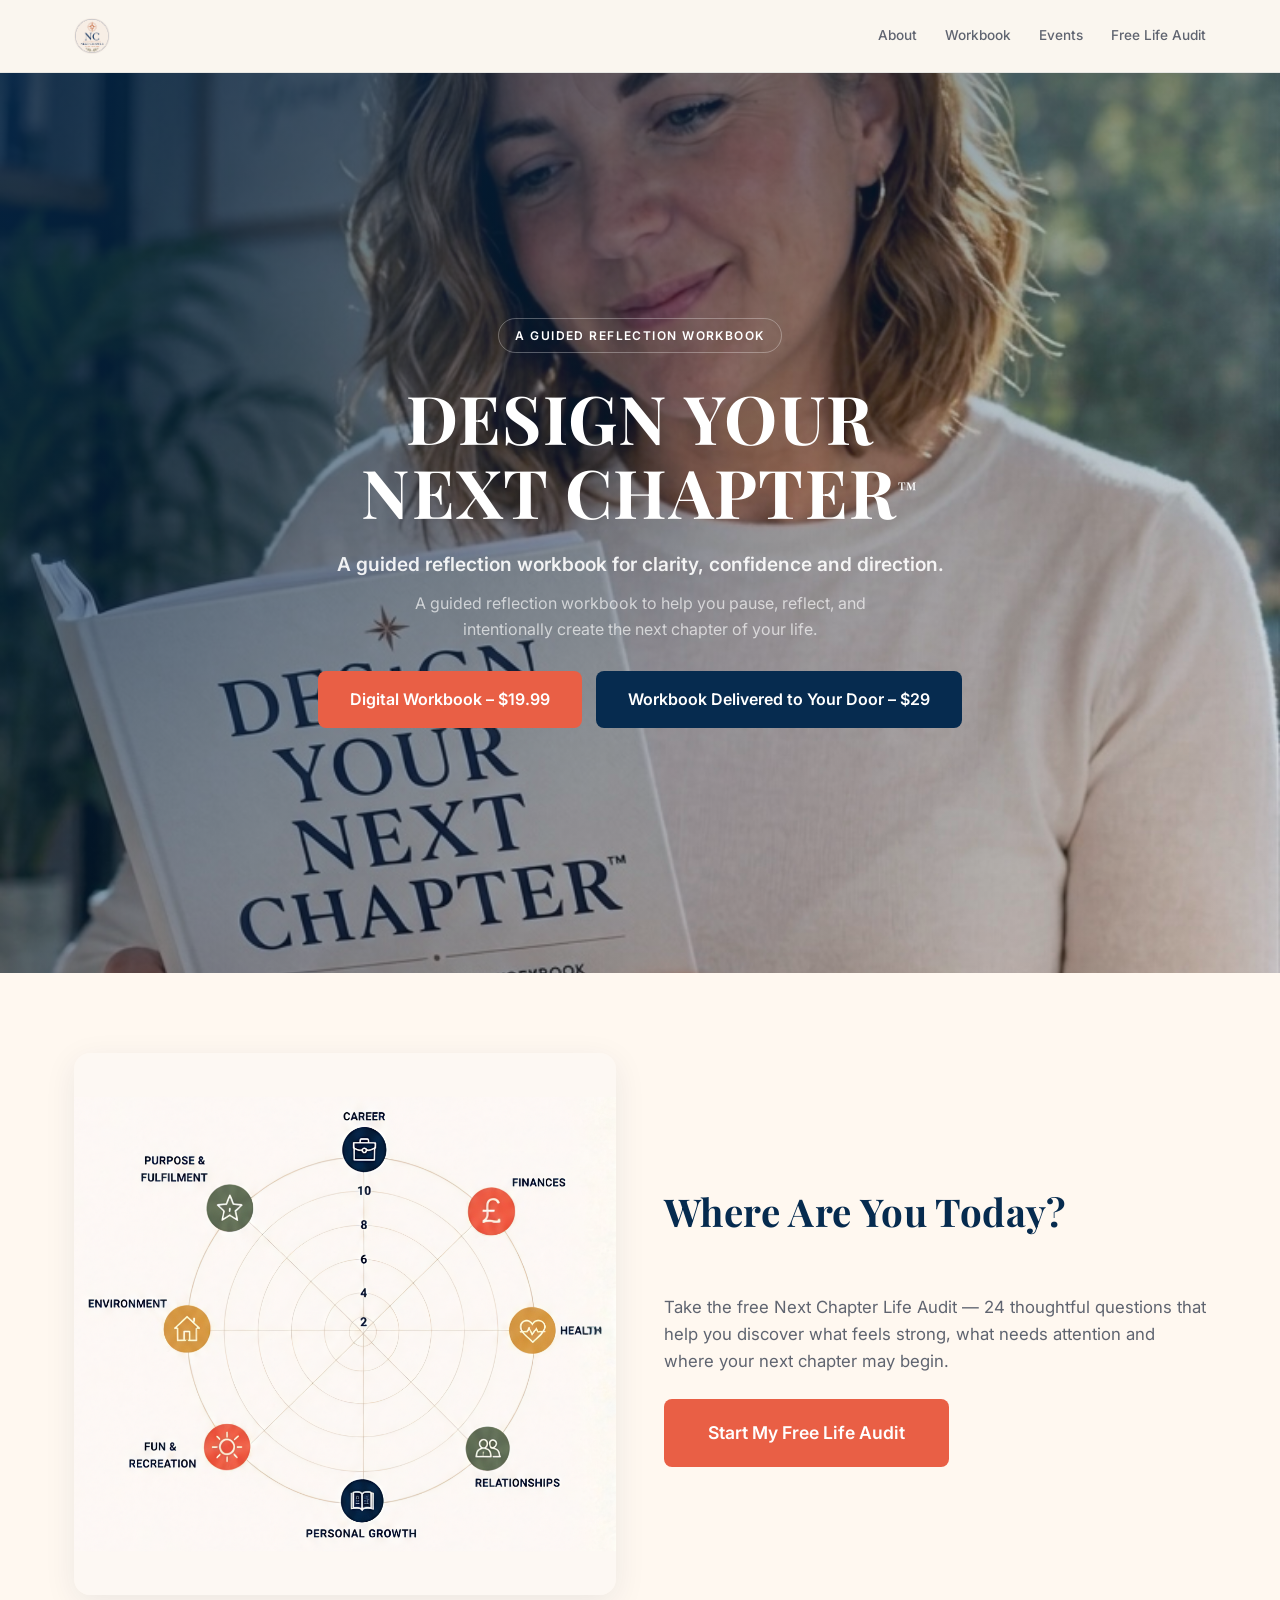
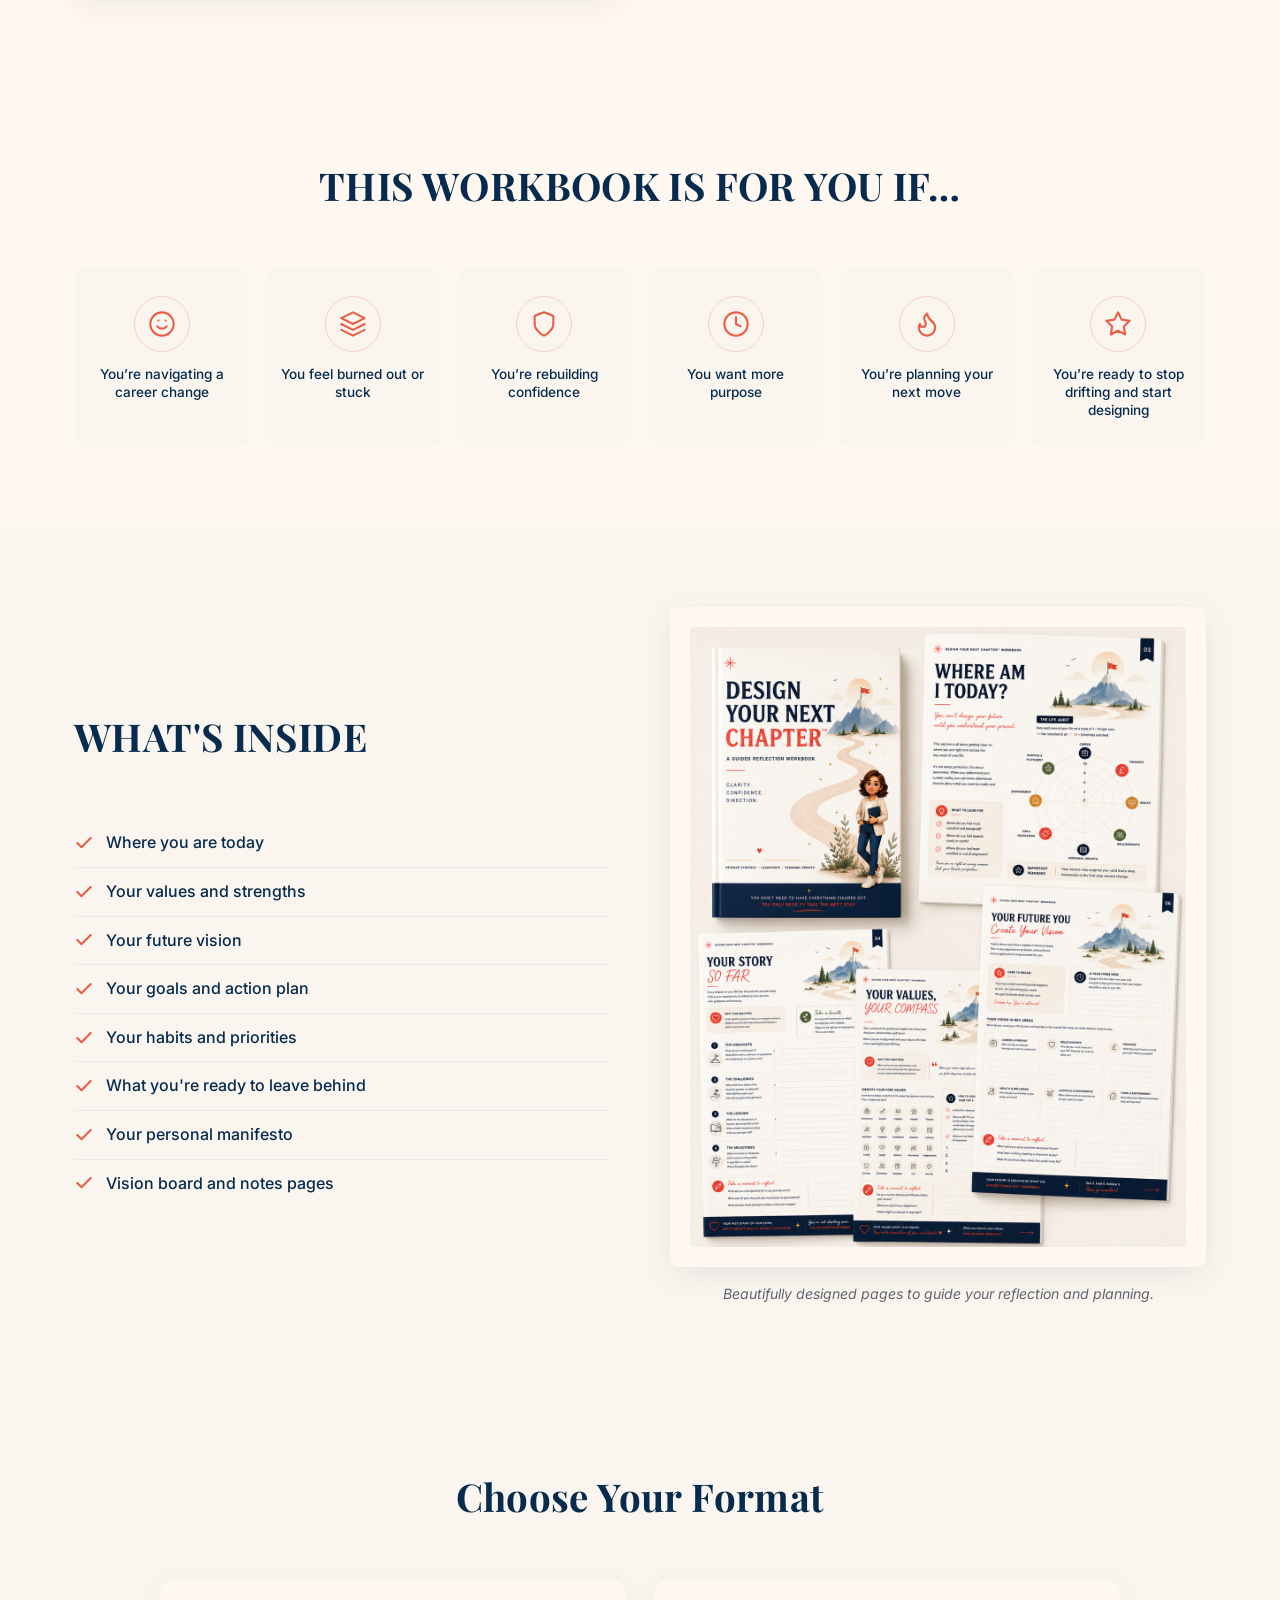
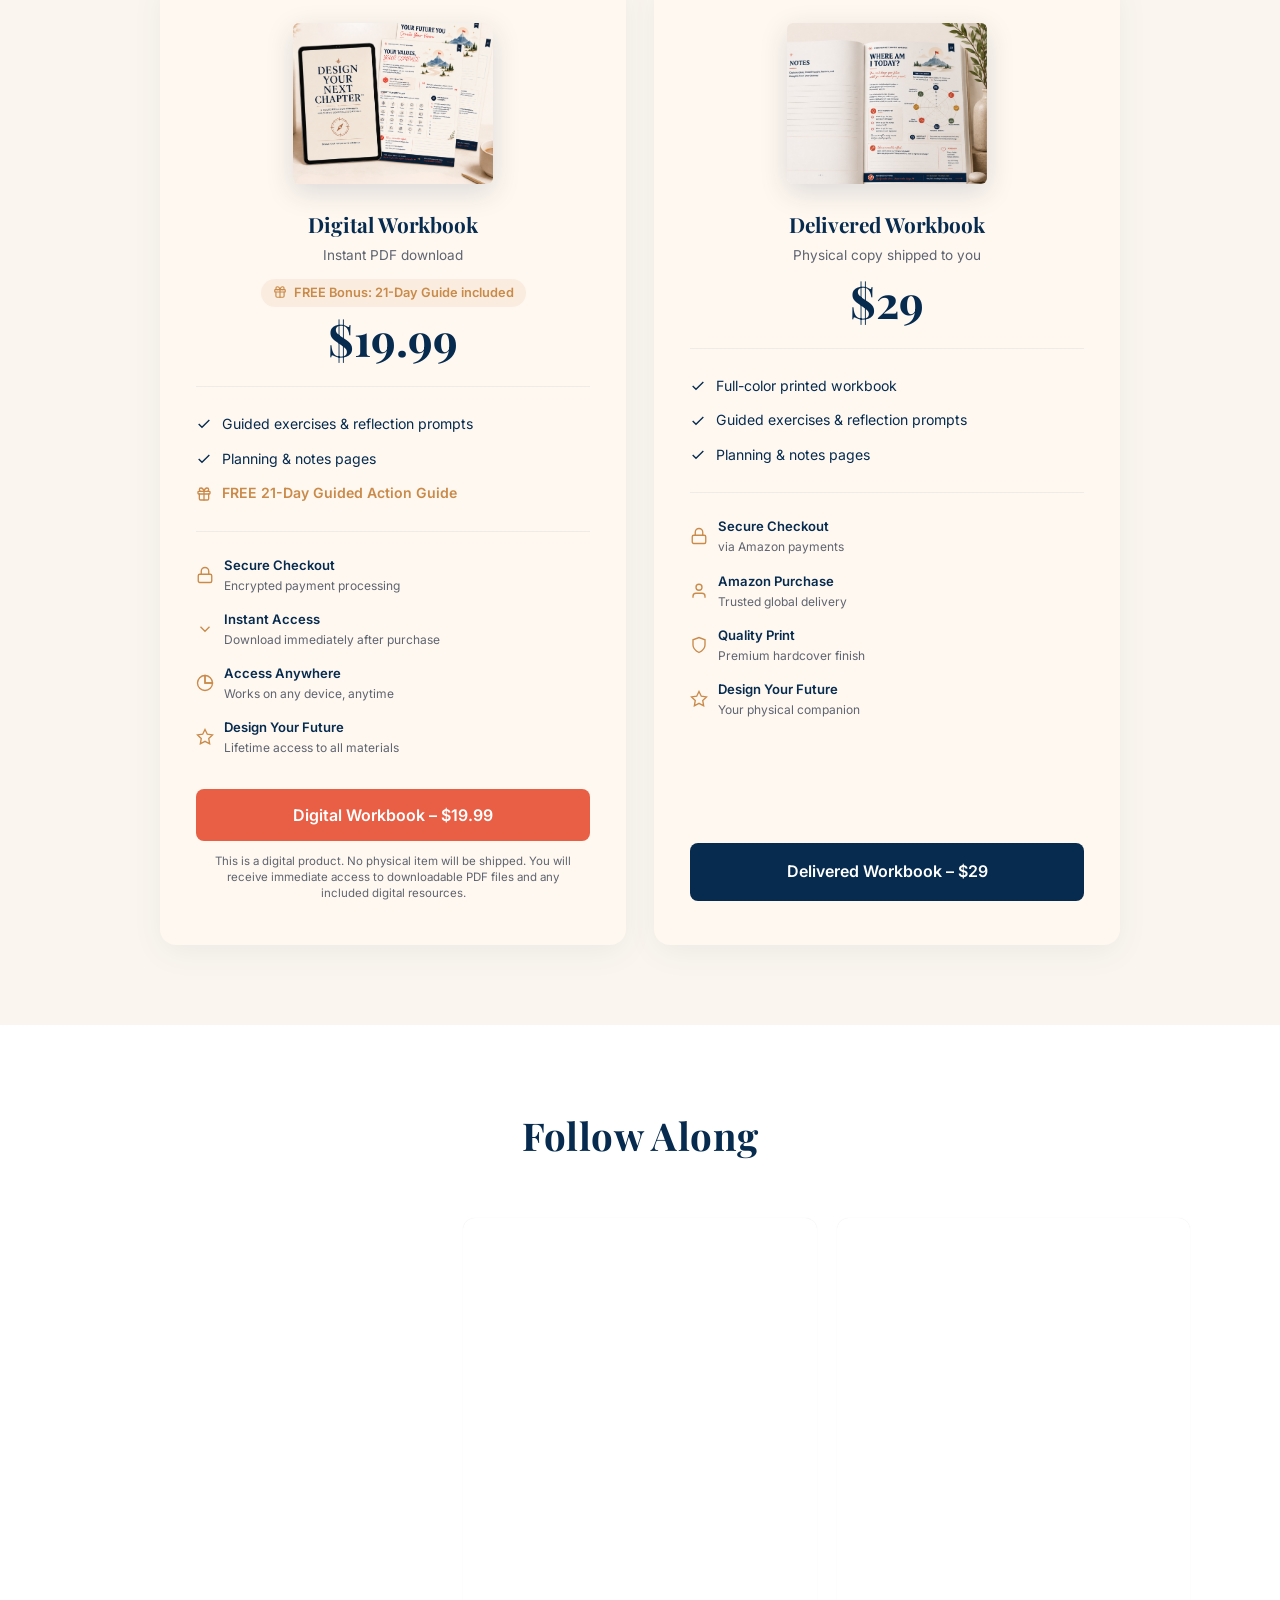
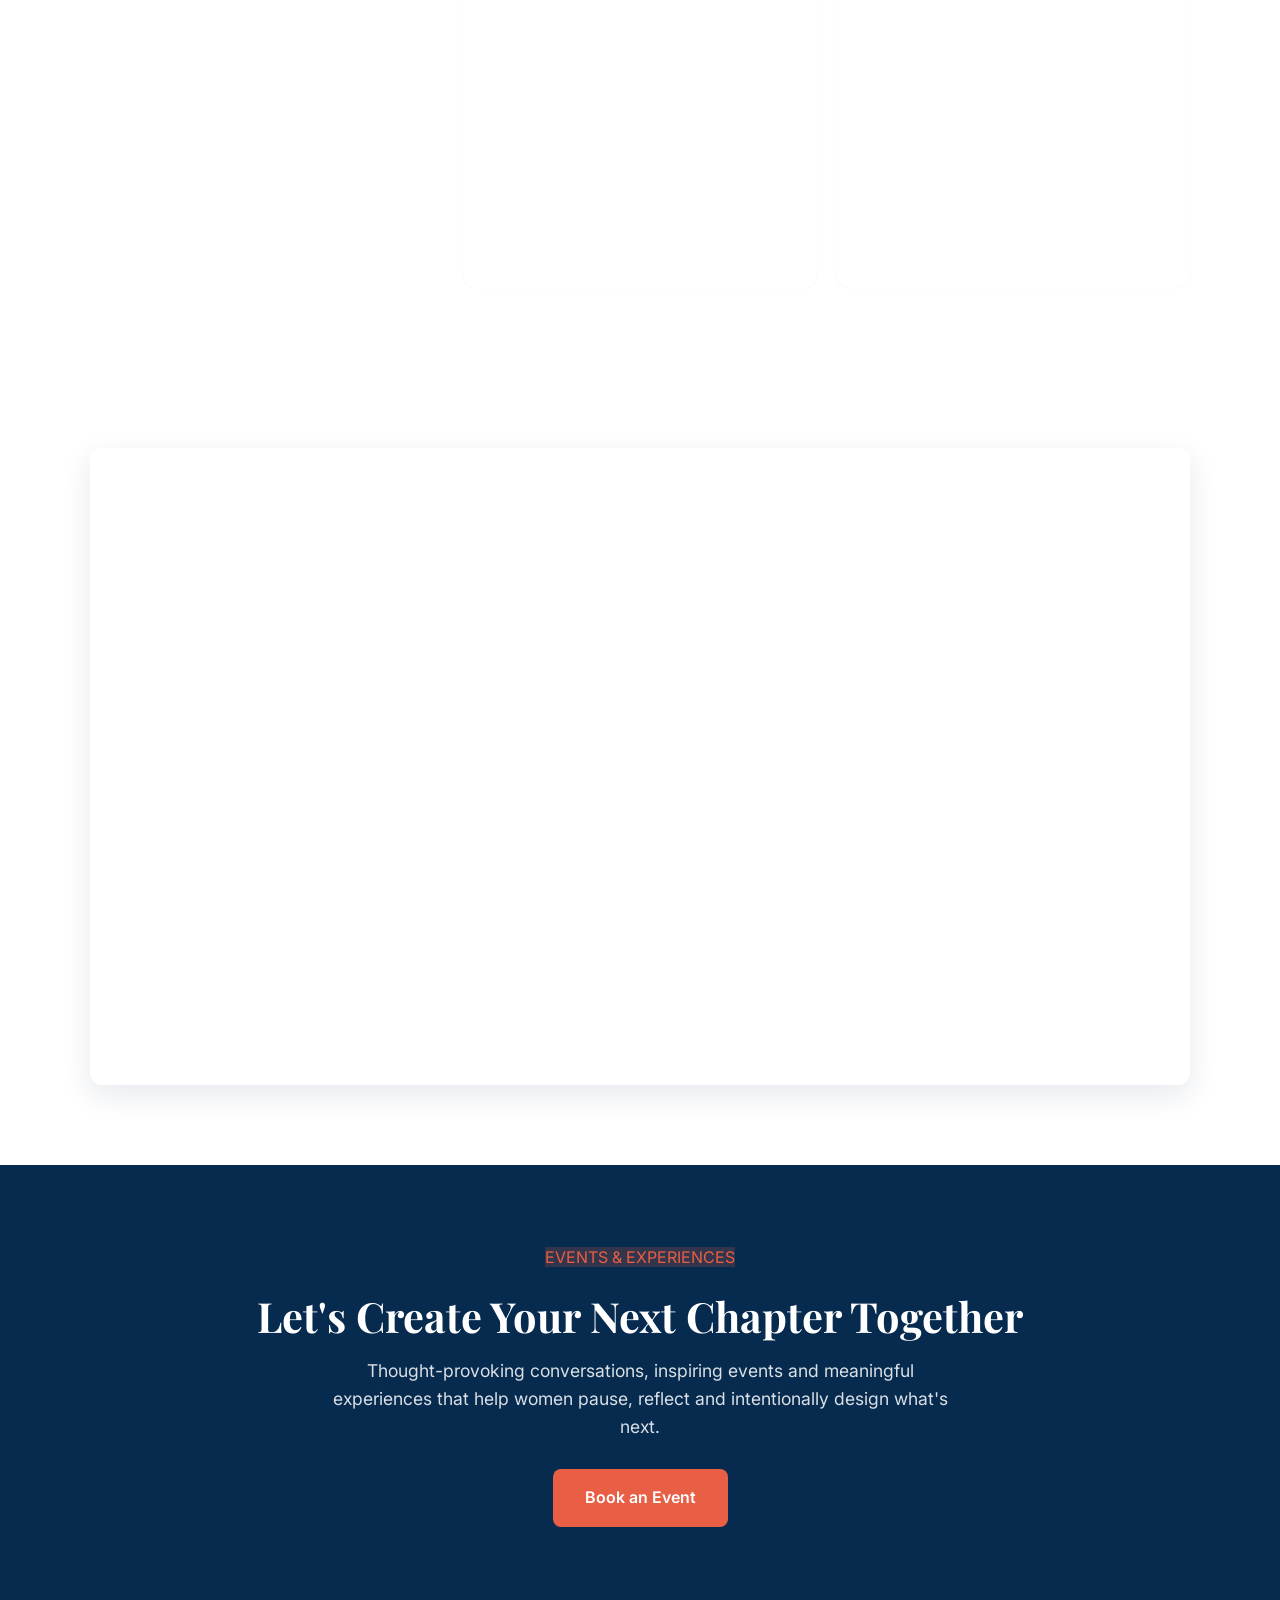
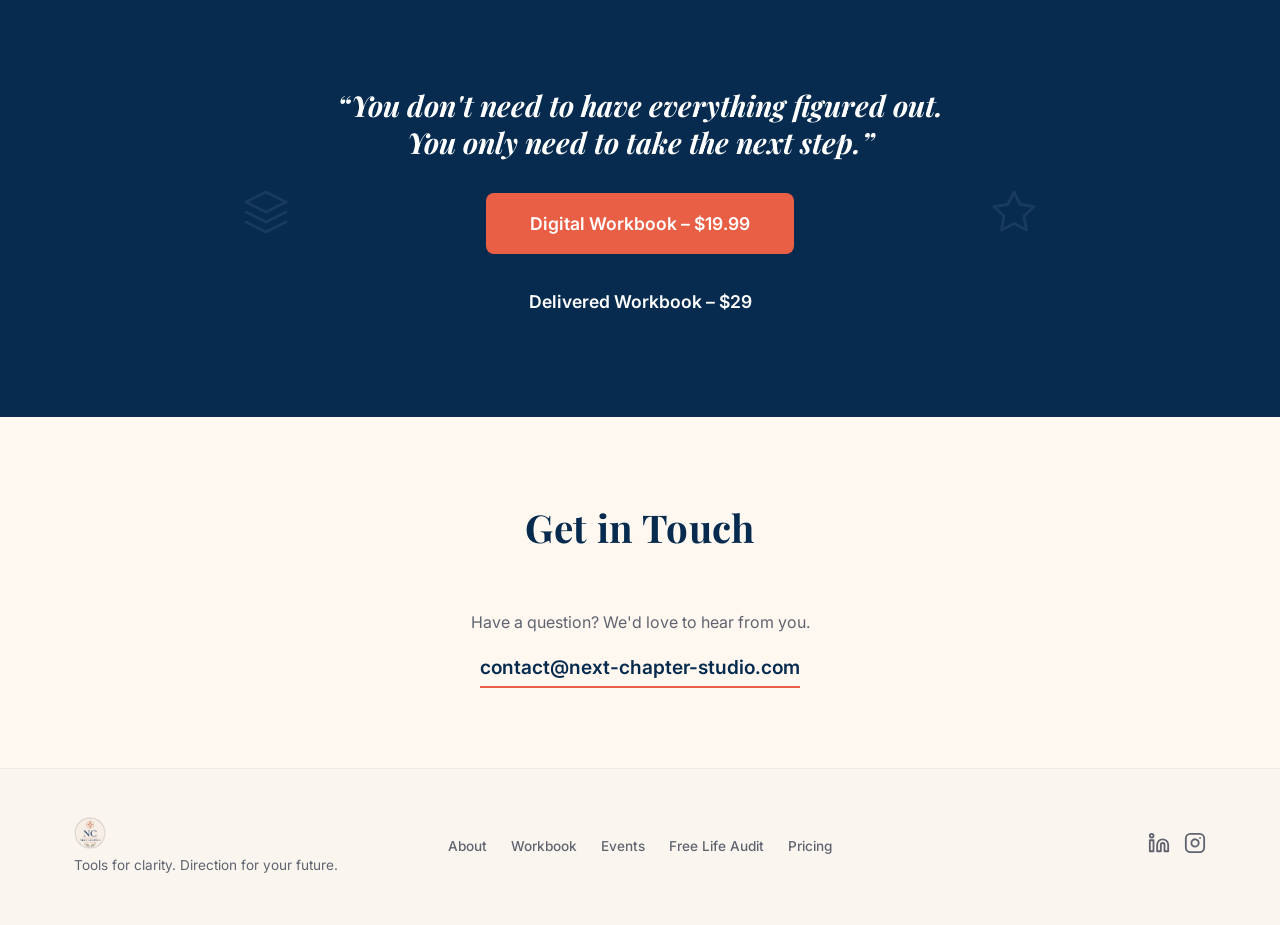
<file: index.html>
<!DOCTYPE html>
<html lang="en">
<head>
  <meta charset="UTF-8">
  <meta name="viewport" content="width=device-width, initial-scale=1.0">
  <title>Design Your Next Chapter — Guided Reflection Workbook</title>
  <link rel="preconnect" href="https://fonts.googleapis.com">
  <link rel="preconnect" href="https://fonts.gstatic.com" crossorigin>
  <link href="https://fonts.googleapis.com/css2?family=Playfair+Display:ital,wght@0,700;1,700&family=Inter:wght@400;500;600;700&display=swap" rel="stylesheet">
  <meta http-equiv="Cache-Control" content="no-cache, no-store, must-revalidate">
  <link rel="stylesheet" href="/styles.css?v=8">
  <link rel="icon" type="image/png" href="/assets/compass.png">
</head>
<body>

  <!-- Header -->
  <header class="header">
    <div class="container header-inner">
      <a href="/" class="logo">
        <img src="/assets/logo.png" alt="Next Chapter Studio" class="logo-img">
      </a>
      <nav class="nav">
        <a href="#about">About</a>
        <a href="#workbook">Workbook</a>
        <a href="#events">Events</a>
        <a href="/audit">Free Life Audit</a>
      </nav>
      <button class="mobile-toggle" aria-label="Menu">
        <span></span><span></span><span></span>
      </button>
    </div>
  </header>

  <main>

    <!-- Hero -->
    <section class="hero" id="about">
      <div class="hero-bg-full">
        <img src="/assets/hero-bg.jpg" alt="">
        <div class="hero-overlay"></div>
      </div>
      <div class="container hero-content-center">
        <span class="label-pill">A GUIDED REFLECTION WORKBOOK</span>
        <h1>DESIGN YOUR<br>NEXT CHAPTER<sup>&trade;</sup></h1>
        <p class="hero-sub">A guided reflection workbook for clarity, confidence and direction.</p>
        <p class="hero-desc">A guided reflection workbook to help you pause, reflect, and intentionally create the next chapter of your life.</p>
        <div class="hero-buttons">
          <button class="btn btn-primary" onclick="buyNow()">Digital Workbook – $19.99</button>
          <a href="/buy" target="_blank" rel="noopener" class="btn btn-navy">Workbook Delivered to Your Door – $29</a>
        </div>
      </div>
    </section>

    <!-- Audit Promo -->
    <section class="audience section" id="audit">
      <div class="container audit-promo-grid">
        <div class="audit-promo-img">
          <img src="/wheel-preview.png" alt="Next Chapter Life Audit wheel preview">
        </div>
        <div class="audit-promo-text">
          <h2 class="section-title">Where Are You Today?</h2>
          <p>Take the free Next Chapter Life Audit — 24 thoughtful questions that help you discover what feels strong, what needs attention and where your next chapter may begin.</p>
          <a href="/audit" class="btn btn-primary btn-large">Start My Free Life Audit</a>
        </div>
      </div>
    </section>

    <!-- Audience -->
    <section class="audience section" id="workbook">
      <div class="container">
        <h2 class="section-title">THIS WORKBOOK IS FOR YOU IF…</h2>
        <div class="audience-grid">
          <div class="audience-card">
            <div class="audience-icon">
              <svg width="28" height="28" viewBox="0 0 24 24" fill="none" stroke="#E95F45" stroke-width="1.8" stroke-linecap="round" stroke-linejoin="round"><circle cx="12" cy="12" r="10"/><path d="M8 14s1.5 2 4 2 4-2 4-2"/><line x1="9" y1="9" x2="9.01" y2="9"/><line x1="15" y1="9" x2="15.01" y2="9"/></svg>
            </div>
            <p>You’re navigating a career change</p>
          </div>
          <div class="audience-card">
            <div class="audience-icon">
              <svg width="28" height="28" viewBox="0 0 24 24" fill="none" stroke="#E95F45" stroke-width="1.8" stroke-linecap="round" stroke-linejoin="round"><path d="M12 2L2 7l10 5 10-5-10-5z"/><path d="M2 17l10 5 10-5"/><path d="M2 12l10 5 10-5"/></svg>
            </div>
            <p>You feel burned out or stuck</p>
          </div>
          <div class="audience-card">
            <div class="audience-icon">
              <svg width="28" height="28" viewBox="0 0 24 24" fill="none" stroke="#E95F45" stroke-width="1.8" stroke-linecap="round" stroke-linejoin="round"><path d="M12 22s8-4 8-10V5l-8-3-8 3v7c0 6 8 10 8 10z"/></svg>
            </div>
            <p>You’re rebuilding confidence</p>
          </div>
          <div class="audience-card">
            <div class="audience-icon">
              <svg width="28" height="28" viewBox="0 0 24 24" fill="none" stroke="#E95F45" stroke-width="1.8" stroke-linecap="round" stroke-linejoin="round"><circle cx="12" cy="12" r="10"/><path d="M12 6v6l4 2"/></svg>
            </div>
            <p>You want more purpose</p>
          </div>
          <div class="audience-card">
            <div class="audience-icon">
              <svg width="28" height="28" viewBox="0 0 24 24" fill="none" stroke="#E95F45" stroke-width="1.8" stroke-linecap="round" stroke-linejoin="round"><path d="M8.5 14.5A2.5 2.5 0 0 0 11 12c0-1.38-.5-2-1-3-1.072-2.143-.224-4.054 2-6 .5 2.5 2 4.9 4 6.5 2 1.6 3 3.5 3 5.5a7 7 0 1 1-14 0c0-1.153.433-2.294 1-3a2.5 2.5 0 0 0 2.5 2.5z"/></svg>
            </div>
            <p>You’re planning your next move</p>
          </div>
          <div class="audience-card">
            <div class="audience-icon">
              <svg width="28" height="28" viewBox="0 0 24 24" fill="none" stroke="#E95F45" stroke-width="1.8" stroke-linecap="round" stroke-linejoin="round"><polygon points="12 2 15.09 8.26 22 9.27 17 14.14 18.18 21.02 12 17.77 5.82 21.02 7 14.14 2 9.27 8.91 8.26 12 2"/></svg>
            </div>
            <p>You’re ready to stop drifting and start designing</p>
          </div>
        </div>
      </div>
    </section>

    <!-- What's Inside -->
    <section class="inside section" id="reviews">
      <div class="container inside-grid">
        <div class="inside-text">
          <h2 class="section-title left">WHAT'S INSIDE</h2>
          <ul class="inside-list">
            <li><svg width="20" height="20" viewBox="0 0 24 24" fill="none" stroke="#E95F45" stroke-width="2.5" stroke-linecap="round" stroke-linejoin="round"><polyline points="20 6 9 17 4 12"/></svg>Where you are today</li>
            <li><svg width="20" height="20" viewBox="0 0 24 24" fill="none" stroke="#E95F45" stroke-width="2.5" stroke-linecap="round" stroke-linejoin="round"><polyline points="20 6 9 17 4 12"/></svg>Your values and strengths</li>
            <li><svg width="20" height="20" viewBox="0 0 24 24" fill="none" stroke="#E95F45" stroke-width="2.5" stroke-linecap="round" stroke-linejoin="round"><polyline points="20 6 9 17 4 12"/></svg>Your future vision</li>
            <li><svg width="20" height="20" viewBox="0 0 24 24" fill="none" stroke="#E95F45" stroke-width="2.5" stroke-linecap="round" stroke-linejoin="round"><polyline points="20 6 9 17 4 12"/></svg>Your goals and action plan</li>
            <li><svg width="20" height="20" viewBox="0 0 24 24" fill="none" stroke="#E95F45" stroke-width="2.5" stroke-linecap="round" stroke-linejoin="round"><polyline points="20 6 9 17 4 12"/></svg>Your habits and priorities</li>
            <li><svg width="20" height="20" viewBox="0 0 24 24" fill="none" stroke="#E95F45" stroke-width="2.5" stroke-linecap="round" stroke-linejoin="round"><polyline points="20 6 9 17 4 12"/></svg>What you're ready to leave behind</li>
            <li><svg width="20" height="20" viewBox="0 0 24 24" fill="none" stroke="#E95F45" stroke-width="2.5" stroke-linecap="round" stroke-linejoin="round"><polyline points="20 6 9 17 4 12"/></svg>Your personal manifesto</li>
            <li><svg width="20" height="20" viewBox="0 0 24 24" fill="none" stroke="#E95F45" stroke-width="2.5" stroke-linecap="round" stroke-linejoin="round"><polyline points="20 6 9 17 4 12"/></svg>Vision board and notes pages</li>
          </ul>
        </div>
        <div class="inside-visual">
          <div class="workbook-mockup">
            <img src="/assets/wb-preview.png" alt="Preview of workbook pages" class="workbook-preview">
          </div>
          <p class="inside-caption">Beautifully designed pages to guide your reflection and planning.</p>
        </div>
      </div>
    </section>

    <!-- Pricing -->
    <section class="pricing section" id="pricing">
      <div class="container">
        <h2 class="section-title">Choose Your Format</h2>
        <div class="pricing-grid">

          <!-- Digital -->
          <div class="pricing-card">
            <div class="pricing-header">
              <img src="/assets/digital-card.png" alt="Digital Workbook" class="pricing-cover">
              <h3>Digital Workbook</h3>
              <p class="pricing-sub">Instant PDF download</p>
              <div class="bonus-tag"><svg width="14" height="14" viewBox="0 0 24 24" fill="none" stroke="#C98A4A" stroke-width="2" stroke-linecap="round" stroke-linejoin="round" style="vertical-align:-2px;margin-right:4px;"><rect x="3" y="8" width="18" height="4" rx="1"/><path d="M12 8v13"/><path d="M19 12v7a2 2 0 0 1-2 2H7a2 2 0 0 1-2-2v-7"/><path d="M7.5 8a2.5 2.5 0 0 1 0-5A4.8 8 0 0 1 12 8a4.8 8 0 0 1 4.5-5 2.5 2.5 0 0 1 0 5"/></svg> FREE Bonus: 21-Day Guide included</div>
              <div class="pricing-amount">$19.99</div>
            </div>
            <ul class="pricing-includes">
              <li><svg width="16" height="16" viewBox="0 0 24 24" fill="none" stroke="#062B4F" stroke-width="2"><polyline points="20 6 9 17 4 12"/></svg>Guided exercises & reflection prompts</li>
              <li><svg width="16" height="16" viewBox="0 0 24 24" fill="none" stroke="#062B4F" stroke-width="2"><polyline points="20 6 9 17 4 12"/></svg>Planning & notes pages</li>
              <li class="bonus-include"><svg width="16" height="16" viewBox="0 0 24 24" fill="none" stroke="#C98A4A" stroke-width="2" stroke-linecap="round" stroke-linejoin="round"><rect x="3" y="8" width="18" height="4" rx="1"/><path d="M12 8v13"/><path d="M19 12v7a2 2 0 0 1-2 2H7a2 2 0 0 1-2-2v-7"/><path d="M7.5 8a2.5 2.5 0 0 1 0-5A4.8 8 0 0 1 12 8a4.8 8 0 0 1 4.5-5 2.5 2.5 0 0 1 0 5"/></svg> FREE 21-Day Guided Action Guide</li>
            </ul>
            <div class="pricing-trust">
              <div class="pt-item">
                <svg width="18" height="18" viewBox="0 0 24 24" fill="none" stroke="#C98A4A" stroke-width="1.8"><rect x="3" y="11" width="18" height="11" rx="2" ry="2"/><path d="M7 11V7a5 5 0 0 1 10 0v4"/></svg>
                <div><strong>Secure Checkout</strong><span>Encrypted payment processing</span></div>
              </div>
              <div class="pt-item">
                <svg width="18" height="18" viewBox="0 0 24 24" fill="none" stroke="#C98A4A" stroke-width="1.8"><polyline points="6 9 12 15 18 9"/></svg>
                <div><strong>Instant Access</strong><span>Download immediately after purchase</span></div>
              </div>
              <div class="pt-item">
                <svg width="18" height="18" viewBox="0 0 24 24" fill="none" stroke="#C98A4A" stroke-width="1.8"><path d="M12 2a10 10 0 1 0 10 10h-10V2z"/><path d="M22 12A10 10 0 0 0 12 2v10h10z"/></svg>
                <div><strong>Access Anywhere</strong><span>Works on any device, anytime</span></div>
              </div>
              <div class="pt-item">
                <svg width="18" height="18" viewBox="0 0 24 24" fill="none" stroke="#C98A4A" stroke-width="1.8"><polygon points="12 2 15.09 8.26 22 9.27 17 14.14 18.18 21.02 12 17.77 5.82 21.02 7 14.14 2 9.27 8.91 8.26 12 2"/></svg>
                <div><strong>Design Your Future</strong><span>Lifetime access to all materials</span></div>
              </div>
            </div>
            <button class="btn btn-primary" onclick="buyNow()" style="margin-top: auto;">Digital Workbook – $19.99</button>
            <p class="digital-disclaimer">This is a digital product. No physical item will be shipped. You will receive immediate access to downloadable PDF files and any included digital resources.</p>
          </div>

          <!-- Physical -->
          <div class="pricing-card">
            <div class="pricing-header">
              <img src="/assets/delivered-card.png" alt="Delivered Workbook" class="pricing-cover">
              <h3>Delivered Workbook</h3>
              <p class="pricing-sub">Physical copy shipped to you</p>
              <div class="pricing-amount">$29</div>
            </div>
            <ul class="pricing-includes">
              <li><svg width="16" height="16" viewBox="0 0 24 24" fill="none" stroke="#062B4F" stroke-width="2"><polyline points="20 6 9 17 4 12"/></svg>Full-color printed workbook</li>
              <li><svg width="16" height="16" viewBox="0 0 24 24" fill="none" stroke="#062B4F" stroke-width="2"><polyline points="20 6 9 17 4 12"/></svg>Guided exercises & reflection prompts</li>
              <li><svg width="16" height="16" viewBox="0 0 24 24" fill="none" stroke="#062B4F" stroke-width="2"><polyline points="20 6 9 17 4 12"/></svg>Planning & notes pages</li>
            </ul>
            <div class="pricing-trust">
              <div class="pt-item">
                <svg width="18" height="18" viewBox="0 0 24 24" fill="none" stroke="#C98A4A" stroke-width="1.8"><rect x="3" y="11" width="18" height="11" rx="2" ry="2"/><path d="M7 11V7a5 5 0 0 1 10 0v4"/></svg>
                <div><strong>Secure Checkout</strong><span>via Amazon payments</span></div>
              </div>
              <div class="pt-item">
                <svg width="18" height="18" viewBox="0 0 24 24" fill="none" stroke="#C98A4A" stroke-width="1.8"><path d="M20 21v-2a4 4 0 0 0-4-4H8a4 4 0 0 0-4 4v2"/><circle cx="12" cy="7" r="4"/></svg>
                <div><strong>Amazon Purchase</strong><span>Trusted global delivery</span></div>
              </div>
              <div class="pt-item">
                <svg width="18" height="18" viewBox="0 0 24 24" fill="none" stroke="#C98A4A" stroke-width="1.8"><path d="M12 22s8-4 8-10V5l-8-3-8 3v7c0 6 8 10 8 10z"/></svg>
                <div><strong>Quality Print</strong><span>Premium hardcover finish</span></div>
              </div>
              <div class="pt-item">
                <svg width="18" height="18" viewBox="0 0 24 24" fill="none" stroke="#C98A4A" stroke-width="1.8"><polygon points="12 2 15.09 8.26 22 9.27 17 14.14 18.18 21.02 12 17.77 5.82 21.02 7 14.14 2 9.27 8.91 8.26 12 2"/></svg>
                <div><strong>Design Your Future</strong><span>Your physical companion</span></div>
              </div>
            </div>
            <a href="/buy" target="_blank" rel="noopener" class="btn btn-navy" style="margin-top: auto;">Delivered Workbook – $29</a>
          </div>

        </div>
      </div>
    </section>

    <!-- Social Proof -->
    <section class="social-proof section">
      <div class="container">
        <h2 class="section-title">Follow Along</h2>
        <div class="social-grid">
          <div class="social-col">
            <iframe src="https://www.linkedin.com/embed/feed/update/urn:li:share:7480017150187958272?collapsed=1" height="670" frameborder="0" allowfullscreen="" title="LinkedIn post"></iframe>
          </div>
          <div class="social-col">
            <blockquote class="instagram-media" data-instgrm-captioned data-instgrm-permalink="https://www.instagram.com/p/DadkaARuOZ7/?hl=en" data-instgrm-version="14" style="background:#fff;border:0;border-radius:12px;box-shadow:0 0 1px rgba(0,0,0,0.1);margin:0;max-width:100%;min-width:0;padding:0;width:100%"></blockquote>
          </div>
          <div class="social-col">
            <blockquote class="instagram-media" data-instgrm-captioned data-instgrm-permalink="https://www.instagram.com/p/DaAfToiqQMj/?hl=en" data-instgrm-version="14" style="background:#fff;border:0;border-radius:12px;box-shadow:0 0 1px rgba(0,0,0,0.1);margin:0;max-width:100%;min-width:0;padding:0;width:100%"></blockquote>
          </div>
        </div>
        <script async src="//www.instagram.com/embed.js"></script>
      </div>
    </section>

    <!-- Video -->
    <section class="video section">
      <div class="container">
        <div class="video-wrapper">
          <iframe src="https://www.youtube.com/embed/cOw1XkWrWEM?si=n-Kil2l-mSxc4W83" title="YouTube video player" frameborder="0" allow="accelerometer; autoplay; clipboard-write; encrypted-media; gyroscope; picture-in-picture; web-share" referrerpolicy="strict-origin-when-cross-origin" allowfullscreen></iframe>
        </div>
      </div>
    </section>

    <!-- Events Hero -->
    <section class="events-hero section" id="events">
      <div class="container events-hero-inner">
        <span class="label-pill">EVENTS & EXPERIENCES</span>
        <h2>Let's Create Your Next Chapter Together</h2>
        <p class="events-hero-desc">Thought-provoking conversations, inspiring events and meaningful experiences that help women pause, reflect and intentionally design what's next.</p>
        <a href="mailto:contact@next-chapter-studio.com?subject=Event%20Booking%20Inquiry&body=Hi%20there%2C%0D%0A%0D%0AI'm%20interested%20in%20booking%20an%20event%20for%20Design%20Your%20Next%20Chapter.%20I'd%20love%20to%20learn%20more%20about%20your%20offerings%2C%20availability%2C%20and%20pricing.%0D%0A%0D%0AHere%27s%20a%20bit%20about%20the%20event%20I%20have%20in%20mind%3A%0D%0A-%20Event%20type%3A%0D%0A-%20Expected%20audience%3A%0D%0A-%20Preferred%20dates%3A%0D%0A-%20Location%3A%0D%0A%0D%0ALooking%20forward%20to%20hearing%20from%20you.%0D%0A%0D%0AThanks!" class="btn btn-primary">Book an Event</a>
      </div>
    </section>


    <!-- Quote CTA Banner -->
    <section class="cta-banner">
      <div class="container cta-banner-inner">
        <svg class="cta-deco-left" width="48" height="48" viewBox="0 0 24 24" fill="none" stroke="rgba(255,255,255,0.15)" stroke-width="1.5" stroke-linecap="round" stroke-linejoin="round"><path d="M12 2L2 7l10 5 10-5-10-5z"/><path d="M2 17l10 5 10-5"/><path d="M2 12l10 5 10-5"/></svg>
        <div class="cta-banner-content">
          <blockquote>“You don't need to have everything figured out.<br>You only need to take the next step.”</blockquote>
          <div class="cta-buttons">
            <button class="btn btn-primary btn-large" onclick="buyNow()">Digital Workbook – $19.99</button>
            <a href="/buy" target="_blank" rel="noopener" class="btn btn-navy btn-large">Delivered Workbook – $29</a>
          </div>
        </div>
        <svg class="cta-deco-right" width="48" height="48" viewBox="0 0 24 24" fill="none" stroke="rgba(255,255,255,0.15)" stroke-width="1.5" stroke-linecap="round" stroke-linejoin="round"><polygon points="12 2 15.09 8.26 22 9.27 17 14.14 18.18 21.02 12 17.77 5.82 21.02 7 14.14 2 9.27 8.91 8.26 12 2"/></svg>
      </div>
    </section>

    <!-- Contact -->
    <section class="contact section">
      <div class="container">
        <h2 class="section-title">Get in Touch</h2>
        <p class="contact-desc">Have a question? We'd love to hear from you.</p>
        <a href="mailto:contact@next-chapter-studio.com" class="contact-email">contact@next-chapter-studio.com</a>
      </div>
    </section>

  </main>

  <!-- Footer -->
  <footer class="footer">
    <div class="container footer-inner">
      <div class="footer-left">
        <div class="footer-logo">
          <img src="/assets/logo.png" alt="Next Chapter Studio" class="footer-logo-img">
        </div>
        <p class="footer-tagline">Tools for clarity. Direction for your future.</p>
      </div>
      <div class="footer-links">
        <a href="#about">About</a>
        <a href="#workbook">Workbook</a>
        <a href="#events">Events</a>
        <a href="/audit">Free Life Audit</a>
        <a href="#pricing">Pricing</a>
      </div>
      <div class="footer-social">
        <a href="https://www.linkedin.com/company/135965949/" target="_blank" rel="noopener" aria-label="LinkedIn">
          <svg width="22" height="22" viewBox="0 0 24 24" fill="none" stroke="#5F6470" stroke-width="2" stroke-linecap="round" stroke-linejoin="round"><path d="M16 8a6 6 0 0 1 6 6v7h-4v-7a2 2 0 0 0-2-2 2 2 0 0 0-2 2v7h-4v-7a6 6 0 0 1 6-6z"/><rect x="2" y="9" width="4" height="12"/><circle cx="4" cy="4" r="2"/></svg>
        </a>
        <a href="https://instagram.com/your_next_chapter_studio" target="_blank" rel="noopener" aria-label="Instagram">
          <svg width="22" height="22" viewBox="0 0 24 24" fill="none" stroke="#5F6470" stroke-width="2" stroke-linecap="round" stroke-linejoin="round"><rect x="2" y="2" width="20" height="20" rx="5" ry="5"/><path d="M16 11.37A4 4 0 1 1 12.63 8 4 4 0 0 1 16 11.37z"/><line x1="17.5" y1="6.5" x2="17.51" y2="6.5"/></svg>
        </a>
      </div>
    </div>
  </footer>

  <!-- Loading Overlay -->
  <div id="loading-overlay" class="loading-overlay hidden">
    <div class="spinner"></div>
    <p>Preparing your checkout…</p>
  </div>

  <script>
    // Mobile menu toggle
    document.querySelector('.mobile-toggle')?.addEventListener('click', function () {
      document.querySelector('.nav').classList.toggle('open');
    });

    async function buyNow() {
      const overlay = document.getElementById('loading-overlay');
      overlay.classList.remove('hidden');
      try {
        const res = await fetch('/create-checkout', { method: 'POST' });
        const data = await res.json();
        if (data.url) {
          window.location.href = data.url;
        } else {
          alert('Something went wrong. Please try again.');
          overlay.classList.add('hidden');
        }
      } catch (err) {
        alert('Unable to connect. Please check your internet and try again.');
        overlay.classList.add('hidden');
      }
    }
  </script>

  <!-- LinkedIn Insight Tag -->
  <script type="text/javascript">
    _linkedin_partner_id = "9629572";
    window._linkedin_data_partner_ids = window._linkedin_data_partner_ids || [];
    window._linkedin_data_partner_ids.push(_linkedin_partner_id);
  </script>
  <script type="text/javascript">
    (function(l) {
      if (!l){window.lintrk = function(a,b){window.lintrk.q.push([a,b])}; window.lintrk.q=[]}
      var s = document.getElementsByTagName("script")[0];
      var b = document.createElement("script");
      b.type = "text/javascript"; b.async = true;
      b.src = "https://snap.licdn.com/li.lms-analytics/insight.min.js";
      s.parentNode.insertBefore(b, s);
    })(window.lintrk);
  </script>
  <noscript>
    <img height="1" width="1" style="display:none;" alt="" src="https://px.ads.linkedin.com/collect/?pid=9629572&fmt=gif" />
  </noscript>
</body>
</html>
</file>
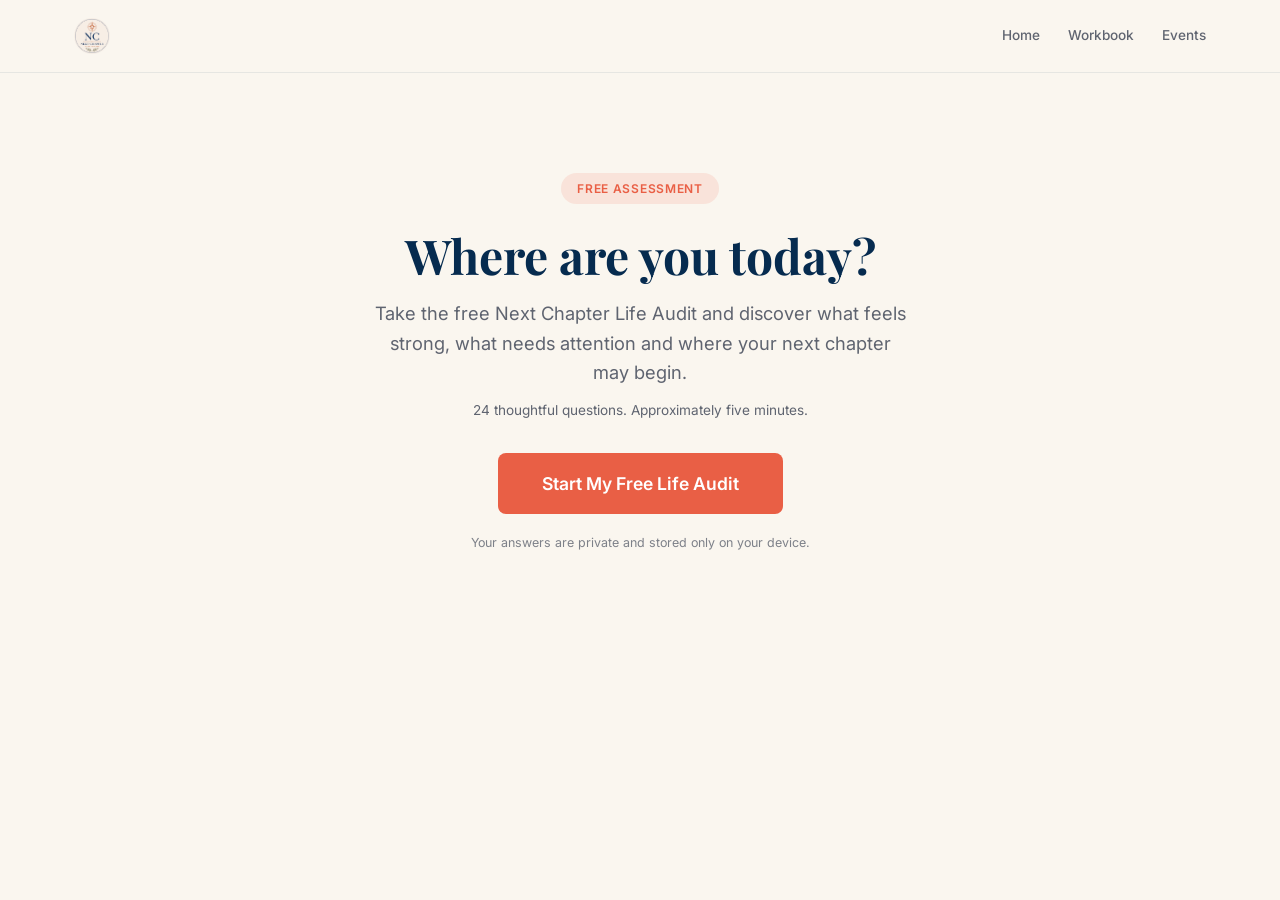
<file: audit.html>
<!DOCTYPE html>
<html lang="en">
<head>
  <meta charset="UTF-8">
  <meta name="viewport" content="width=device-width, initial-scale=1.0">
  <title>Free Life Audit — The Next Chapter Life Audit</title>
  <link rel="preconnect" href="https://fonts.googleapis.com">
  <link rel="preconnect" href="https://fonts.gstatic.com" crossorigin>
  <link href="https://fonts.googleapis.com/css2?family=Playfair+Display:ital,wght@0,700;1,700&family=Inter:wght@400;500;600;700&display=swap" rel="stylesheet">
  <link rel="stylesheet" href="/styles.css?v=7">
  <link rel="stylesheet" href="/audit-styles.css">
  <link rel="icon" type="image/png" href="/assets/compass.png">

  <script src="/audit-config.js"></script>
</head>
<body class="audit-page">

  <!-- Header -->
  <header class="header">
    <div class="container header-inner">
      <a href="/" class="logo">
        <img src="/assets/logo.png" alt="Next Chapter Studio" class="logo-img">
      </a>
      <nav class="nav">
        <a href="/">Home</a>
        <a href="/#workbook">Workbook</a>
        <a href="/#events">Events</a>
      </nav>
    </div>
  </header>

  <main>
    <div class="audit-container audit-section" id="app">
      <!-- Views are rendered here by JavaScript -->
    </div>
  </main>

  <script>
    (function () {
      'use strict';

      /* ============================
         STATE
         ============================ */
      const STORAGE_KEY = 'ncla_state';

      const defaultState = {
        step: 'landing',
        answers: {},
        priorityAreas: [],
        whatBroughtYou: null,
        whatBroughtYouOther: '',
        email: '',
        scored: false,
        results: null,
        startedAt: null,
        completedAt: null,
        lastQuestionIndex: 0,
        questionOrder: [],
        sessionId: null,
      };

      let state;



      function loadState() {
        try {
          const saved = localStorage.getItem(STORAGE_KEY);
          if (saved) {
            const parsed = JSON.parse(saved);
            state = { ...defaultState, ...parsed };
            return;
          }
        } catch (e) { /* ignore */ }
        state = { ...defaultState };
      }

      function saveState() {
        try {
          localStorage.setItem(STORAGE_KEY, JSON.stringify(state));
        } catch (e) { /* ignore */ }
      }

      function resetState() {
        state = { ...defaultState };
        saveState();
      }

      /* ============================
         ANALYTICS EVENTS
         ============================ */
      function trackEvent(eventName, data) {
        const enabled = AUDIT_CONFIG.analyticsEvents;
        const name = Object.values(enabled).includes(eventName) ? eventName : eventName;

        if (typeof window.lintrk === 'function') {
          try { window.lintrk('track', { conversion_id: null }); } catch (e) { /* ignore */ }
        }

        if (typeof gtag === 'function') {
          try { gtag('event', name, data || {}); } catch (e) { /* ignore */ }
        }

        console.log('[Audit Event]', name, data || '');
      }

      /* ============================
         VIEW HELPERS
         ============================ */
      function $(id) { return document.getElementById(id); }

      const appEl = document.getElementById('app');

      function render(html) {
        appEl.innerHTML = html;
      }

      function scrollToTop() {
        window.scrollTo({ top: 0, behavior: 'smooth' });
      }

      /* ============================
         SHUFFLE questions so order is randomised per session
         ============================ */
      function shuffleArray(arr) {
        const shuffled = [...arr];
        for (let i = shuffled.length - 1; i > 0; i--) {
          const j = Math.floor(Math.random() * (i + 1));
          [shuffled[i], shuffled[j]] = [shuffled[j], shuffled[i]];
        }
        return shuffled;
      }

      function initQuestionOrder() {
        if (state.questionOrder && state.questionOrder.length === AUDIT_CONFIG.questions.length) {
          return;
        }
        state.questionOrder = shuffleArray(AUDIT_CONFIG.questions.map(q => q.id));
        saveState();
      }

      function getCurrentQuestion() {
        if (!state.questionOrder.length) initQuestionOrder();
        const idx = state.lastQuestionIndex;
        const qId = state.questionOrder[idx];
        if (!qId) return null;
        return AUDIT_CONFIG.questions.find(q => q.id === qId);
      }

      /* ============================
         SCORING ENGINE
         ============================ */
      function calculateResults() {
        const catScores = {};
        AUDIT_CONFIG.categories.forEach(cat => {
          const catQuestions = AUDIT_CONFIG.questions.filter(q => q.category === cat.id);
          const total = catQuestions.reduce((sum, q) => {
            const val = parseInt(state.answers[q.id], 10);
            return sum + (isNaN(val) ? 0 : val);
          }, 0);
          const avg = total / catQuestions.length;
          const percent = ((avg - 1) / 9) * 100;
          catScores[cat.id] = {
            score: Math.round(avg * 10) / 10,
            percent: Math.round(percent),
            raw: avg,
          };
        });

        const allAnswers = Object.values(state.answers).map(v => parseInt(v, 10)).filter(v => !isNaN(v));
        const overallRaw = allAnswers.reduce((a, b) => a + b, 0) / allAnswers.length;
        const overallPercent = Math.round(((overallRaw - 1) / 9) * 100);

        let chapter = AUDIT_CONFIG.chapters.find(c => overallPercent >= c.minPercent && overallPercent <= c.maxPercent);
        if (!chapter) chapter = AUDIT_CONFIG.chapters[AUDIT_CONFIG.chapters.length - 1];

        const sorted = Object.entries(catScores).sort((a, b) => b[1].score - a[1].score);
        const strongest = sorted[0];
        const weakest = sorted[sorted.length - 1];

        const pattern = detectPattern(catScores);

        return {
          categoryScores: catScores,
          overallRaw: Math.round(overallRaw * 10) / 10,
          overallPercent,
          chapter,
          strongest: { category: strongest[0], score: strongest[1] },
          weakest: { category: weakest[0], score: weakest[1] },
          pattern,
        };
      }

      function detectPattern(catScores) {
        const scores = Object.values(catScores).map(c => c.score);
        const avg = scores.reduce((a, b) => a + b, 0) / scores.length;
        const max = Math.max(...scores);
        const min = Math.min(...scores);
        const variance = max - min;
        const belowMid = scores.filter(s => s < 5).length;

        if (belowMid >= 4) {
          const lowCats = ['fun-recreation', 'health', 'personal-growth', 'purpose-fulfilment'];
          const hasLowRec = lowCats.some(c => (catScores[c]?.score || 10) < 5);
          if (hasLowRec) return AUDIT_CONFIG.patterns.find(p => p.id === 'reconnection');
        }

        if (variance >= 4) {
          return AUDIT_CONFIG.patterns.find(p => p.id === 'pulled-directions');
        }

        if (avg >= 6 && variance <= 3) {
          return AUDIT_CONFIG.patterns.find(p => p.id === 'momentum');
        }

        if (avg >= 6 && variance >= 2.5) {
          return AUDIT_CONFIG.patterns.find(p => p.id === 'strong-foundation');
        }

        if (belowMid >= 3) {
          return AUDIT_CONFIG.patterns.find(p => p.id === 'reconnection');
        }

        return AUDIT_CONFIG.patterns.find(p => p.id === 'pulled-directions');
      }

      function getCategoryInterpretation(catId, score) {
        const interps = AUDIT_CONFIG.categoryInterpretations[catId];
        if (!interps) return '';
        if (score >= 7) return interps.high;
        if (score >= 4) return interps.moderate;
        return interps.low;
      }

      function getBarClass(score) {
        if (score >= 7) return 'high';
        if (score >= 4) return 'moderate';
        return 'low';
      }

      function getWorkbookRecommendations(catIds) {
        const all = [];
        catIds.forEach(catId => {
          const recs = AUDIT_CONFIG.workbookRecommendations[catId];
          if (recs) recs.forEach(r => { if (!all.includes(r)) all.push(r); });
        });
        return all;
      }


      /* ============================
         VIEW: LANDING
         ============================ */
      function renderLanding() {
        trackEvent(AUDIT_CONFIG.analyticsEvents.pageViewed);
        render(`
          <div class="audit-landing">
            <span class="label-pill">FREE ASSESSMENT</span>
            <h1>Where are you today?</h1>
            <p class="audit-subtitle">Take the free Next Chapter Life Audit and discover what feels strong, what needs attention and where your next chapter may begin.</p>
            <p class="audit-meta">${AUDIT_CONFIG.totalQuestions} thoughtful questions. Approximately five minutes.</p>
            <button class="btn btn-primary btn-large" onclick="auditApp.start()">Start My Free Life Audit</button>
            <p class="audit-privacy-note">Your answers are private and stored only on your device.</p>
          </div>
        `);
      }

      /* ============================
         VIEW: QUESTIONS
         ============================ */
      function renderQuestion() {
        const q = getCurrentQuestion();
        if (!q) {
          renderPersonalisation();
          return;
        }

        const idx = state.lastQuestionIndex;
        const total = AUDIT_CONFIG.questions.length;
        const progress = ((idx) / total) * 100;
        const cat = AUDIT_CONFIG.categories.find(c => c.id === q.category);
        const selected = state.answers[q.id];
        const hasPrev = idx > 0;
        const isLast = idx === total - 1;
        const canContinue = selected !== undefined && selected !== null;

        let ratingHTML = '';
        for (let i = AUDIT_CONFIG.scaleMin; i <= AUDIT_CONFIG.scaleMax; i++) {
          ratingHTML += `<button class="audit-rating-btn${selected == i ? ' selected' : ''}" data-value="${i}" onclick="auditApp.rate(${i}, event)" aria-label="${i}">${i}</button>`;
        }

        const categoryLabel = cat ? cat.label : '';

        render(`
          <div>
            <div class="audit-progress">
              <div class="audit-progress-bar">
                <div class="audit-progress-fill" style="width:${progress}%"></div>
              </div>
              <span class="audit-progress-text">${idx + 1} of ${total}</span>
            </div>

            <div class="audit-question-card" role="region" aria-label="Question ${idx + 1}">
              <div class="audit-question-category">${categoryLabel}</div>
              <div class="audit-question-number">Question ${idx + 1} of ${total}</div>
              <p class="audit-question-text">${q.text}</p>

              <div class="audit-rating">
                <div class="audit-rating-labels">
                  <span>${AUDIT_CONFIG.scaleLabels.low}</span>
                  <span>${AUDIT_CONFIG.scaleLabels.high}</span>
                </div>
                <div class="audit-rating-grid" role="radiogroup" aria-label="Rate from 1 to 10">
                  ${ratingHTML}
                </div>
              </div>

              <div class="audit-nav">
                <button class="btn btn-outline" onclick="auditApp.prev()" ${!hasPrev ? 'disabled' : ''}>
                  <svg width="16" height="16" viewBox="0 0 24 24" fill="none" stroke="currentColor" stroke-width="2.5" stroke-linecap="round" stroke-linejoin="round" style="margin-right:6px"><polyline points="15 18 9 12 15 6"/></svg>
                  Back
                </button>
                <div></div>
              </div>
            </div>
          </div>
        `);

        if (selected) {
          const btn = document.querySelector(`.audit-rating-btn[data-value="${selected}"]`);
          if (btn) btn.focus();
        }
      }

      /* ============================
         VIEW: PERSONALISATION
         ============================ */
      function renderPersonalisation() {
        const pq = AUDIT_CONFIG.personalisationQuestions;
        const total = AUDIT_CONFIG.questions.length;
        const progress = 100;

        render(`
          <div>
            <div class="audit-progress">
              <div class="audit-progress-bar">
                <div class="audit-progress-fill" style="width:${progress}%"></div>
              </div>
              <span class="audit-progress-text">${total + 1} of ${total + 2}</span>
            </div>

            <div class="audit-personalisation">
              <div id="audit-pq-0"></div>
              <div id="audit-pq-1" style="display:none"></div>
            </div>
          </div>
        `);

        renderPersonalisationQuestion(0);
      }

      function renderPersonalisationQuestion(idx) {
        const pq = AUDIT_CONFIG.personalisationQuestions[idx];
        if (!pq) {
          renderEmailCapture();
          return;
        }

        const container = document.getElementById(`audit-pq-${idx}`);
        if (!container) return;

        if (pq.type === 'select-multiple') {
          let optionsHTML = '';
          pq.options.forEach(opt => {
            const selected = state.priorityAreas.includes(opt);
            optionsHTML += `<button class="audit-option-btn${selected ? ' selected' : ''}" data-value="${opt}" onclick="auditApp.togglePriority('${opt}')">${opt}</button>`;
          });

          container.style.display = 'block';
          container.innerHTML = `
            <h2>${pq.text}</h2>
            <p class="audit-question-sub">Select exactly ${pq.maxSelections}</p>
            <div class="audit-option-grid">
              ${optionsHTML}
            </div>
            <div class="audit-nav">
              <button class="btn btn-outline" onclick="auditApp.goBackFromPersonalisation()">
                <svg width="16" height="16" viewBox="0 0 24 24" fill="none" stroke="currentColor" stroke-width="2.5" stroke-linecap="round" stroke-linejoin="round" style="margin-right:6px"><polyline points="15 18 9 12 15 6"/></svg>
                Back
              </button>
              <button class="btn btn-primary" onclick="auditApp.nextPersonalisation()" ${state.priorityAreas.length !== pq.maxSelections ? 'disabled' : ''}>
                Continue
                <svg width="16" height="16" viewBox="0 0 24 24" fill="none" stroke="currentColor" stroke-width="2.5" stroke-linecap="round" stroke-linejoin="round" style="margin-left:6px"><polyline points="9 18 15 12 9 6"/></svg>
              </button>
            </div>
          `;
        } else if (pq.type === 'select-one') {
          let optionsHTML = '';
          pq.options.forEach(opt => {
            const selected = state.whatBroughtYou === opt.value;
            optionsHTML += `<button class="audit-option-btn${selected ? ' radio-selected' : ''}" data-value="${opt.value}" onclick="auditApp.selectWhatBroughtYou('${opt.value}')">${opt.label}</button>`;
          });

          const showOther = state.whatBroughtYou === 'other';
          container.style.display = 'block';
          container.innerHTML = `
            <h2>${pq.text}</h2>
            <p class="audit-question-sub">Choose one</p>
            <div class="audit-option-grid" style="grid-template-columns:1fr">
              ${optionsHTML}
            </div>
            ${showOther ? `
              <div class="audit-other-field">
                <input type="text" placeholder="Tell us more..." value="${auditApp.escapeHtml(state.whatBroughtYouOther)}" oninput="auditApp.setWhatBroughtYouOther(this.value)" />
              </div>
            ` : ''}
            <div class="audit-nav">
              <button class="btn btn-outline" onclick="auditApp.goBackFromPersonalisation(1)">
                <svg width="16" height="16" viewBox="0 0 24 24" fill="none" stroke="currentColor" stroke-width="2.5" stroke-linecap="round" stroke-linejoin="round" style="margin-right:6px"><polyline points="15 18 9 12 15 6"/></svg>
                Back
              </button>
              <button class="btn btn-primary" onclick="auditApp.nextPersonalisation()" ${!state.whatBroughtYou ? 'disabled' : ''}>
                Continue
                <svg width="16" height="16" viewBox="0 0 24 24" fill="none" stroke="currentColor" stroke-width="2.5" stroke-linecap="round" stroke-linejoin="round" style="margin-left:6px"><polyline points="9 18 15 12 9 6"/></svg>
              </button>
            </div>
          `;
        }
      }

      /* ============================
         VIEW: EMAIL CAPTURE
         ============================ */
      function renderEmailCapture() {
        render(`
          <div class="audit-email-section">
            <h2>Your Life Audit is Ready</h2>
            <p class="audit-question-sub">Enter your email to receive your full results and save your assessment for later.</p>

            <div class="audit-email-field">
              <input type="email" id="audit-email-input" placeholder="Your email address (optional)" value="${auditApp.escapeHtml(state.email)}" oninput="auditApp.setEmail(this.value)" />
            </div>



            <button class="btn btn-primary btn-large" onclick="auditApp.complete()">See My Results</button>
            <a class="audit-skip-link" onclick="auditApp.complete()">Skip, show my results</a>

            <div class="audit-nav" style="justify-content:flex-start;margin-top:32px;">
              <button class="btn btn-outline" onclick="auditApp.goBackToPersonalisation()">
                <svg width="16" height="16" viewBox="0 0 24 24" fill="none" stroke="currentColor" stroke-width="2.5" stroke-linecap="round" stroke-linejoin="round" style="margin-right:6px"><polyline points="15 18 9 12 15 6"/></svg>
                Back
              </button>
            </div>
          </div>
        `);

        const emailInput = document.getElementById('audit-email-input');
        if (emailInput && !state.email) {
          setTimeout(() => emailInput.focus(), 300);
        }
      }

      /* ============================
         VIEW: RESULTS
         ============================ */
      function renderResults() {
        if (!state.results) return;
        const r = state.results;
        const chapter = r.chapter;
        const pattern = r.pattern;

        const catLabels = AUDIT_CONFIG.categories.map(c => c.label);
        const catScores = AUDIT_CONFIG.categories.map(c => r.categoryScores[c.id]?.score || 0);

        trackEvent(AUDIT_CONFIG.analyticsEvents.resultsViewed);

        render(`
          <div class="audit-results">
            <!-- Header -->
            <div class="audit-results-header">
              <div class="audit-chapter-badge">${chapter.label}</div>
              <p style="color:#5F6470;font-size:0.95rem;line-height:1.6;max-width:560px;margin:12px auto 0;">${chapter.description}</p>
            </div>

            <!-- Wheel -->
            <div class="audit-wheel-container">
              <span class="label-pill" style="display:inline-block;margin-bottom:8px;">THE LIFE AUDIT</span>
              <p class="audit-scale-hint" style="font-size:0.85rem;color:#5F6470;margin-bottom:4px;">Your answers have created a picture of how life feels for you right now.</p>
              <p class="audit-scale-hint" style="font-size:0.8rem;color:#C98A4A;margin-bottom:20px;">1 = Needs attention &nbsp;&middot;&nbsp; 10 = Feels deeply satisfying</p>
              <div id="audit-wheel-wrapper" class="audit-wheel-wrapper" style="max-width:560px;margin:0 auto;"></div>
              <p class="audit-disclaimer" style="margin-top:16px;font-size:0.85rem;color:#5F6470;font-style:italic;font-family:'Playfair Display',serif;">This is where you are right now, not who you are.</p>
            </div>

            <!-- Detail cards -->
            <div class="audit-results-details">
              <div class="audit-detail-card">
                <h4>Strongest Area</h4>
                <div class="audit-detail-value">${catLabel(r.strongest.category)}</div>
                <div class="audit-detail-score">${r.strongest.score.score.toFixed(1)} / 10</div>
              </div>
              <div class="audit-detail-card">
                <h4>Area to Explore</h4>
                <div class="audit-detail-value">${catLabel(r.weakest.category)}</div>
                <div class="audit-detail-score">${r.weakest.score.score.toFixed(1)} / 10</div>
              </div>
            </div>

            <!-- Priority areas -->
            ${state.priorityAreas.length > 0 ? `
              <div class="audit-detail-card" style="margin-bottom:32px;">
                <h4>Your Priority Areas</h4>
                <div style="display:flex;gap:8px;flex-wrap:wrap;margin-top:8px;">
                  ${state.priorityAreas.map(a => `<span style="background:rgba(233,95,69,0.1);color:#E95F45;padding:6px 14px;border-radius:16px;font-size:0.85rem;font-weight:600;">${a}</span>`).join('')}
                </div>
              </div>
            ` : ''}

            <!-- Pattern -->
            ${pattern ? `
              <div class="audit-pattern">
                <h3>${pattern.label}</h3>
                <p>${pattern.interpretation}</p>
              </div>
            ` : ''}

            <!-- Category scores with interpretations -->
            <div class="audit-category-scores">
              <h3>Your Scores by Area</h3>
              ${AUDIT_CONFIG.categories.map(c => {
                const score = r.categoryScores[c.id];
                const isPriority = state.priorityAreas.includes(c.label);
                return `
                  <div class="audit-category-bar">
                    <div class="audit-category-bar-header">
                      <span>${c.label}${isPriority ? ' <span class="audit-priority-tag">Priority</span>' : ''}</span>
                      <span class="audit-cat-score">${score.score.toFixed(1)} / 10</span>
                    </div>
                    <div class="audit-category-bar-track">
                      <div class="audit-category-bar-fill ${getBarClass(score.score)}" style="width:${score.percent}%"></div>
                    </div>
                    <div class="audit-category-interp">${getCategoryInterpretation(c.id, score.score)}</div>
                  </div>
                `;
              }).join('')}
            </div>


            <!-- Workbook CTA -->
            <div class="audit-workbook-cta">
              <h3>${AUDIT_CONFIG.workbookCta.intro}</h3>
              <p>${AUDIT_CONFIG.workbookCta.copy}</p>
              <p style="font-size:0.85rem;color:rgba(255,255,255,0.7);margin-bottom:20px;">
                Recommended exercises: ${getWorkbookRecommendations(
                  state.priorityAreas.length > 0
                    ? state.priorityAreas.map(a => AUDIT_CONFIG.categories.find(c => c.label === a)?.id).filter(Boolean)
                    : [r.weakest.category]
                ).join(', ')}
              </p>
              <a href="${AUDIT_CONFIG.workbookCta.purchaseUrl}" class="btn btn-large" onclick="auditApp.trackWorkbookCta()">${AUDIT_CONFIG.workbookCta.buttonText}</a>
            </div>

            <div class="audit-share">
              <button class="btn btn-secondary" onclick="auditApp.downloadShareCard()">
                <svg width="16" height="16" viewBox="0 0 24 24" fill="none" stroke="currentColor" stroke-width="2" stroke-linecap="round" stroke-linejoin="round" style="margin-right:6px"><path d="M21 15v4a2 2 0 0 1-2 2H5a2 2 0 0 1-2-2v-4"/><polyline points="7 10 12 15 17 10"/><line x1="12" y1="15" x2="12" y2="3"/></svg>
                Save Results
              </button>
            </div>

            <!-- Retake -->
            <div class="audit-retake">
              <button class="btn btn-outline" onclick="auditApp.retake()">
                <svg width="16" height="16" viewBox="0 0 24 24" fill="none" stroke="currentColor" stroke-width="2" stroke-linecap="round" stroke-linejoin="round" style="margin-right:6px"><polyline points="23 4 23 10 17 10"/><path d="M20.49 15a9 9 0 1 1-2.12-9.36L23 10"/></svg>
                Retake the Assessment
              </button>
            </div>
          </div>
        `);

        setTimeout(() => {
          initLifeAuditWheel(catScores);
        }, 100);
      }

      /* ============================
         LIFE AUDIT WHEEL (SVG)
         ============================ */
      function initLifeAuditWheel(scores) {
        const container = document.getElementById('audit-wheel-wrapper');
        if (!container) return;

        const W = 800, H = 800, cx = 400, cy = 400, wheelR = 180, maxScore = 10;

        const categories = [
          { id: 'career', label: 'CAREER', angle: -90, color: '#062B4F', icon: 'briefcase' },
          { id: 'finances', label: 'FINANCES', angle: -45, color: '#E95F45', icon: 'pound' },
          { id: 'health', label: 'HEALTH', angle: 0, color: '#C98A4A', icon: 'heart' },
          { id: 'relationships', label: 'RELATIONSHIPS', angle: 45, color: '#7C8F6E', icon: 'people' },
          { id: 'personal-growth', label: 'PERSONAL\nGROWTH', angle: 90, color: '#062B4F', icon: 'book' },
          { id: 'fun-recreation', label: 'FUN &\nRECREATION', angle: 135, color: '#E95F45', icon: 'sun' },
          { id: 'environment', label: 'ENVIRONMENT', angle: 180, color: '#C98A4A', icon: 'home' },
          { id: 'purpose-fulfilment', label: 'PURPOSE &\nFULFILMENT', angle: -135, color: '#7C8F6E', icon: 'star' },
        ];

        function deg(a) { return a * Math.PI / 180; }
        function pt(angle, r) {
          const a = deg(angle);
          return { x: cx + r * Math.cos(a), y: cy + r * Math.sin(a) };
        }

        const icons = {
          briefcase: '<path d="M4 7h16v12a2 2 0 0 1-2 2H6a2 2 0 0 1-2-2V7z" fill="none" stroke="white" stroke-width="1.8" stroke-linecap="round"/><path d="M16 7V5a2 2 0 0 0-2-2h-4a2 2 0 0 0-2 2v2" fill="none" stroke="white" stroke-width="1.8" stroke-linecap="round"/>',
          pound: '<text x="13" y="17" text-anchor="middle" fill="white" font-family="Inter,serif" font-weight="700" font-size="14">\u00a3</text>',
          heart: '<path d="M12 21.35l-1.45-1.32C5.4 15.36 2 12.28 2 8.5 2 5.42 4.42 3 7.5 3c1.74 0 3.41.81 4.5 2.09C13.09 3.81 14.76 3 16.5 3 19.58 3 22 5.42 22 8.5c0 3.78-3.4 6.86-8.55 11.54L12 21.35z" fill="none" stroke="white" stroke-width="1.8" stroke-linecap="round"/><path d="M10 11l2 2 4-4" fill="none" stroke="white" stroke-width="1.6" stroke-linecap="round" stroke-linejoin="round"/>',
          people: '<path d="M16 21v-2a4 4 0 0 0-4-4H5a4 4 0 0 0-4 4v2" fill="none" stroke="white" stroke-width="1.8" stroke-linecap="round"/><circle cx="9" cy="7" r="4" fill="none" stroke="white" stroke-width="1.8"/><path d="M22 21v-2a4 4 0 0 0-3-3.87" fill="none" stroke="white" stroke-width="1.8" stroke-linecap="round"/><path d="M16 3.87a4 4 0 0 1 0 7.26" fill="none" stroke="white" stroke-width="1.8" stroke-linecap="round"/>',
          book: '<path d="M4 19.5A2.5 2.5 0 0 1 6.5 17H20" fill="none" stroke="white" stroke-width="1.8" stroke-linecap="round"/><path d="M6.5 2H20v20H6.5A2.5 2.5 0 0 1 4 19.5v-15A2.5 2.5 0 0 1 6.5 2z" fill="none" stroke="white" stroke-width="1.8"/><path d="M12 6v7" fill="none" stroke="white" stroke-width="1.6" stroke-linecap="round"/><path d="M9 9l3-3 3 3" fill="none" stroke="white" stroke-width="1.6" stroke-linecap="round" stroke-linejoin="round"/>',
          sun: '<circle cx="13" cy="13" r="5" fill="none" stroke="white" stroke-width="1.8"/><path d="M13 1v3" fill="none" stroke="white" stroke-width="1.8" stroke-linecap="round"/><path d="M13 22v3" fill="none" stroke="white" stroke-width="1.8" stroke-linecap="round"/><path d="M5.64 5.64l2.12 2.12" fill="none" stroke="white" stroke-width="1.8" stroke-linecap="round"/><path d="M18.36 18.36l2.12 2.12" fill="none" stroke="white" stroke-width="1.8" stroke-linecap="round"/><path d="M1 13h3" fill="none" stroke="white" stroke-width="1.8" stroke-linecap="round"/><path d="M22 13h3" fill="none" stroke="white" stroke-width="1.8" stroke-linecap="round"/><path d="M5.64 20.36l2.12-2.12" fill="none" stroke="white" stroke-width="1.8" stroke-linecap="round"/><path d="M18.36 7.64l2.12-2.12" fill="none" stroke="white" stroke-width="1.8" stroke-linecap="round"/>',
          home: '<path d="M3 9l9-7 9 7v11a2 2 0 0 1-2 2H5a2 2 0 0 1-2-2z" fill="none" stroke="white" stroke-width="1.8" stroke-linecap="round"/><polyline points="9 22 9 12 15 12 15 22" fill="none" stroke="white" stroke-width="1.8" stroke-linecap="round"/>',
          star: '<polygon points="13 2 16.09 8.26 23 9.27 18 14.14 19.18 21.02 13 17.77 6.82 21.02 8 14.14 3 9.27 9.91 8.26" fill="none" stroke="white" stroke-width="1.8" stroke-linecap="round" stroke-linejoin="round"/>',
        };

        let svg = [];
        svg.push('<svg viewBox="0 0 ' + W + ' ' + H + '" xmlns="http://www.w3.org/2000/svg" role="img" aria-label="Life Audit Wheel showing scores across 8 life categories" class="life-audit-svg" style="width:100%;height:auto;display:block;">');
        svg.push('<defs><filter id="badge-shadow" x="-20%" y="-20%" width="140%" height="140%"><feDropShadow dx="0" dy="1" stdDeviation="2" flood-color="rgba(6,43,79,0.15)"/></filter><filter id="glow-glow"><feGaussianBlur stdDeviation="3" result="blur"/><feMerge><feMergeNode in="blur"/><feMergeNode in="SourceGraphic"/></feMerge></filter></defs>');

        // Background circle for the wheel area
        svg.push('<circle cx="' + cx + '" cy="' + cy + '" r="' + (wheelR + 12) + '" fill="#FAF6EF" stroke="rgba(6,43,79,0.04)" stroke-width="1"/>');

        var ringLevels = [2, 4, 6, 8, 10];
        ringLevels.forEach(function(level) {
          var r = (level / maxScore) * wheelR;
          var stroke = level === 10 ? 'rgba(233,95,69,0.3)' : 'rgba(6,43,79,0.08)';
          var sw = level === 10 ? 1.8 : 0.8;
          svg.push('<circle cx="' + cx + '" cy="' + cy + '" r="' + r + '" fill="none" stroke="' + stroke + '" stroke-width="' + sw + '"/>');
          var p = pt(-90, r);
          svg.push('<text x="' + p.x + '" y="' + (p.y + 4) + '" text-anchor="middle" fill="rgba(6,43,79,0.35)" font-family="Inter,sans-serif" font-size="10" font-weight="500" text-rendering="geometricPrecision">' + level + '</text>');
        });

        categories.forEach(function(cat) {
          var p = pt(cat.angle, wheelR + 8);
          svg.push('<line x1="' + cx + '" y1="' + cy + '" x2="' + p.x + '" y2="' + p.y + '" stroke="rgba(6,43,79,0.06)" stroke-width="0.8"/>');
        });

        svg.push('<g id="life-audit-community" style="display:none;"></g>');

        var points = categories.map(function(cat) {
          var idx = AUDIT_CONFIG.categories.findIndex(function(c) { return c.id === cat.id; });
          var sv = scores[idx] || 0;
          var r = (sv / maxScore) * wheelR;
          var p = pt(cat.angle, r);
          return { x: p.x, y: p.y, score: sv, cat: cat, idx: idx };
        });

        var polyPoints = points.map(function(p) { return p.x + ',' + p.y; }).join(' ');
        svg.push('<polygon points="' + polyPoints + '" fill="rgba(233,95,69,0.18)" stroke="#E95F45" stroke-width="2" stroke-linejoin="round" class="life-audit-user-poly"/>');

        var maxUserScore = Math.max.apply(null, points.map(function(p) { return p.score; }));
        points.forEach(function(p, i) {
          var isStrongest = p.score >= maxUserScore;
          var mr = isStrongest ? 7 : 5;
          svg.push('<circle cx="' + p.x + '" cy="' + p.y + '" r="' + mr + '" fill="#E95F45" stroke="#FAF6EF" stroke-width="2.5" class="life-audit-marker" data-category="' + categories[i].id + '" tabindex="0" role="button"/>');
          if (isStrongest) {
            svg.push('<circle cx="' + p.x + '" cy="' + p.y + '" r="' + (mr + 4) + '" fill="none" stroke="#E95F45" stroke-width="1.2" opacity="0.35" class="life-audit-glow"/>');
          }
        });

        var badgeR = 255;
        categories.forEach(function(cat) {
          var p = pt(cat.angle, badgeR);
          var bs = 30;
          var catLabel = AUDIT_CONFIG.categories.find(function(c) { return c.id === cat.id; });
          var isPriority = state.priorityAreas && state.priorityAreas.indexOf(catLabel ? catLabel.label : '') !== -1;
          svg.push('<g class="life-audit-badge" data-category="' + cat.id + '" style="cursor:pointer;" tabindex="0" role="button" filter="url(#badge-shadow)">');
          svg.push('<circle cx="' + p.x + '" cy="' + p.y + '" r="' + (bs/2) + '" fill="' + cat.color + '" stroke="rgba(255,255,255,0.6)" stroke-width="1.5"/>');
          svg.push('<g transform="translate(' + (p.x - 13) + ', ' + (p.y - 13) + ') scale(1.08)">' + icons[cat.icon] + '</g>');
          svg.push('</g>');
          if (isPriority) {
            svg.push('<circle cx="' + p.x + '" cy="' + p.y + '" r="' + (bs/2 + 5) + '" fill="none" stroke="#E95F45" stroke-width="1.5" stroke-dasharray="3,2" class="life-audit-priority-ring"/>');
          }
        });

        categories.forEach(function(cat) {
          var p = pt(cat.angle, badgeR);
          var lines = cat.label.split('\n');

          // Explicit per-category label placement
          var labelConfig = {
            'career':             { dx: 0, dy: -26, anchor: 'middle' },
            'finances':           { dx: 36, dy: -6, anchor: 'start' },
            'health':             { dx: 36, dy: 0, anchor: 'start' },
            'relationships':      { dx: 36, dy: 6, anchor: 'start' },
            'personal-growth':    { dx: 0, dy: 28, anchor: 'middle' },
            'fun-recreation':     { dx: -36, dy: 6, anchor: 'end' },
            'environment':        { dx: -36, dy: 0, anchor: 'end' },
            'purpose-fulfilment': { dx: -36, dy: -6, anchor: 'end' },
          };

          var cfg = labelConfig[cat.id] || { dx: 0, dy: 0, anchor: 'middle' };
          var lx = p.x + cfg.dx;
          var ly = p.y + cfg.dy;

          lines.forEach(function(line, li) {
            var ly2 = ly + (lines.length > 1 ? (li - (lines.length - 1) / 2) * 14 : 0);
            svg.push('<text x="' + lx + '" y="' + ly2 + '" text-anchor="' + cfg.anchor + '" fill="#062B4F" font-family="Inter,sans-serif" font-size="10" font-weight="700" letter-spacing="0.08em" text-rendering="geometricPrecision" class="life-audit-label">' + line + '</text>');
          });
        });

        svg.push('<circle cx="' + cx + '" cy="' + cy + '" r="3.5" fill="#062B4F" opacity="0.8"/>');
        svg.push('<circle cx="' + cx + '" cy="' + cy + '" r="6" fill="none" stroke="#062B4F" stroke-width="0.5" opacity="0.2"/>');
        svg.push('</svg>');

        container.innerHTML = svg.join('\n');

        var prefersReduced = window.matchMedia('(prefers-reduced-motion: reduce)').matches;
        if (!prefersReduced) {
          var poly = container.querySelector('.life-audit-user-poly');
          var markers = container.querySelectorAll('.life-audit-marker');
          var glows = container.querySelectorAll('.life-audit-glow');
          if (poly) poly.style.opacity = '0';
          markers.forEach(function(m) { m.style.opacity = '0'; });
          glows.forEach(function(g) { g.style.opacity = '0'; });
          var duration = 800, startTime = performance.now();
          function anim(now) {
            var elapsed = now - startTime;
            var progress = Math.min(elapsed / duration, 1);
            var ease = 1 - (1 - progress) * (1 - progress);
            if (poly) poly.style.opacity = String(ease);
            markers.forEach(function(m, i) {
              var d = i * 60;
              var mp = Math.max(0, Math.min((elapsed - d) / duration, 1));
              m.style.opacity = String(1 - (1 - mp) * (1 - mp));
            });
            glows.forEach(function(g) { g.style.opacity = String(ease * 0.4); });
            if (progress < 1) requestAnimationFrame(anim);
          }
          requestAnimationFrame(anim);
        }

        var tooltipState = { catId: null, timer: null };

        function getScoreData(catId) {
          var cat = categories.find(function(c) { return c.id === catId; });
          if (!cat) return null;
          var idx = AUDIT_CONFIG.categories.findIndex(function(c) { return c.id === catId; });
          var sv = scores[idx] || 0;
          var catConfig = AUDIT_CONFIG.categories.find(function(c) { return c.id === catId; });
          var label = catConfig ? catConfig.label : catId;
          var interp = getCategoryInterpretation(catId, sv);
          return { cat: cat, score: sv, label: label, interp: interp };
        }

        function showTooltip(catId, evt) {
          if (tooltipState.catId === catId) return;
          tooltipState.catId = catId;
          if (tooltipState.timer) clearTimeout(tooltipState.timer);

          var data = getScoreData(catId);
          if (!data) return;

          var catConfig = categories.find(function(c) { return c.id === catId; });
          if (!catConfig) return;

          var existing = document.querySelector('.life-audit-tooltip');
          if (existing) existing.remove();

          var tip = document.createElement('div');
          tip.className = 'life-audit-tooltip';
          tip.dataset.catId = catId;
          tip.innerHTML = '<span class="life-audit-tip-dot" style="background:' + data.cat.color + '"></span><span class="life-audit-tip-label">' + data.label + '</span><span class="life-audit-tip-score">' + data.score.toFixed(1) + '</span>';
          tip.style.position = 'fixed';
          tip.style.left = '-999px';
          tip.style.top = '-999px';
          document.body.appendChild(tip);

          // Calculate screen position from SVG geometry
          var svgEl = container.querySelector('svg');
          if (svgEl) {
            var svgRect = svgEl.getBoundingClientRect();
            var scaleX = svgRect.width / W;
            var scaleY = svgRect.height / H;
            var badgePt = pt(catConfig.angle, badgeR);
            var sx = svgRect.left + badgePt.x * scaleX;
            var sy = svgRect.top + badgePt.y * scaleY;
            var tw = tip.offsetWidth;
            var th = tip.offsetHeight;
            var left = sx - tw / 2;
            var top = sy - th - 8;
            if (left + tw > window.innerWidth - 10) left = window.innerWidth - tw - 10;
            if (left < 10) left = 10;
            if (top < 10) top = sy + 10;
            tip.style.left = left + 'px';
            tip.style.top = top + 'px';
          }
        }

        function hideTooltip(catId) {
          if (catId && tooltipState.catId !== catId) return;
          tooltipState.timer = setTimeout(function() {
            tooltipState.catId = null;
            var tip = document.querySelector('.life-audit-tooltip');
            if (tip) tip.remove();
          }, 100);
        }

        // Single delegated hover handler on the container
        container.addEventListener('mouseover', function(e) {
          var target = e.target.closest('[data-category]');
          if (target) {
            var cid = target.getAttribute('data-category');
            if (cid) showTooltip(cid, e);
          }
        });

        container.addEventListener('mouseout', function(e) {
          var target = e.target.closest('[data-category]');
          if (target) {
            var cid = target.getAttribute('data-category');
            if (cid) hideTooltip(cid);
          }
        });

        // Keyboard support
        container.querySelectorAll('[data-category]').forEach(function(el) {
          var cid = el.getAttribute('data-category');
          el.addEventListener('focus', function(e) { showTooltip(cid, e); });
          el.addEventListener('blur', function() { hideTooltip(cid); });
        });
      }

      /* ============================
         HELPER: category label lookup
         ============================ */
      function catLabel(id) {
        const c = AUDIT_CONFIG.categories.find(cat => cat.id === id);
        return c ? c.label : id;
      }

      /* ============================
         APP CONTROLLER
         ============================ */
      window.auditApp = {
        escapeHtml: function (str) {
          if (!str) return '';
          return str.replace(/&/g, '&amp;').replace(/</g, '&lt;').replace(/>/g, '&gt;').replace(/"/g, '&quot;').replace(/'/g, '&#039;');
        },

        start: function () {
          resetState();
          initQuestionOrder();
          state.startedAt = Date.now();
          state.step = 'questions';
          saveState();
          trackEvent(AUDIT_CONFIG.analyticsEvents.started);
          // Create server-side session
          fetch('/api/audit/start', {
            method: 'POST',
            headers: { 'Content-Type': 'application/json' },
            body: '{}',
          }).then(function (r) { return r.json(); }).then(function (data) {
            if (data.sessionId) {
              state.sessionId = data.sessionId;
              saveState();
            }
          }).catch(function () {});
          renderQuestion();
          scrollToTop();
        },

        rate: function (value, event) {
          if (auditApp._processing) return;
          if (event && event.target && !event.target.isConnected) return;
          var q = getCurrentQuestion();
          if (!q) return;
          auditApp._processing = true;
          state.answers[q.id] = value;
          saveState();
          if (state.lastQuestionIndex < AUDIT_CONFIG.questions.length - 1) {
            state.lastQuestionIndex++;
            saveState();
            auditApp.saveProgress();
            renderQuestion();
          } else {
            state.lastQuestionIndex = AUDIT_CONFIG.questions.length;
            saveState();
            auditApp.saveProgress();
            renderPersonalisation();
          }
          auditApp._processing = false;
          scrollToTop();
        },

        next: function () {
          const q = getCurrentQuestion();
          if (!q) return;
          if (state.answers[q.id] === undefined) return;

          if (state.lastQuestionIndex < AUDIT_CONFIG.questions.length - 1) {
            state.lastQuestionIndex++;
            saveState();
            renderQuestion();
          } else {
            renderPersonalisation();
          }
          scrollToTop();
        },

        prev: function () {
          if (state.lastQuestionIndex > 0) {
            state.lastQuestionIndex--;
            saveState();
            renderQuestion();
            scrollToTop();
          }
        },

        togglePriority: function (area) {
          const idx = state.priorityAreas.indexOf(area);
          if (idx > -1) {
            state.priorityAreas.splice(idx, 1);
          } else if (state.priorityAreas.length < 2) {
            state.priorityAreas.push(area);
          }
          saveState();
          renderPersonalisationQuestion(0);
        },

        selectWhatBroughtYou: function (value) {
          state.whatBroughtYou = value;
          if (value !== 'other') state.whatBroughtYouOther = '';
          saveState();
          renderPersonalisationQuestion(1);
        },

        setWhatBroughtYouOther: function (value) {
          state.whatBroughtYouOther = value;
          saveState();
        },

        nextPersonalisation: function () {
          const currentIdx = $('audit-pq-1')?.style?.display !== 'none' ? 1 : 0;
          if (currentIdx === 0) {
            if (state.priorityAreas.length !== 2) return;
            $('audit-pq-0').style.display = 'none';
            renderPersonalisationQuestion(1);
          } else {
            if (!state.whatBroughtYou) return;
            renderEmailCapture();
          }
          scrollToTop();
        },

        goBackFromPersonalisation: function (fromIdx) {
          if (fromIdx === 1) {
            $('audit-pq-1').style.display = 'none';
            renderPersonalisationQuestion(0);
          } else {
            state.lastQuestionIndex = AUDIT_CONFIG.questions.length - 1;
            saveState();
            renderQuestion();
          }
          scrollToTop();
        },

        goBackToPersonalisation: function () {
          renderPersonalisation();
          scrollToTop();
        },

        setEmail: function (value) {
          state.email = value;
          saveState();
        },

        complete: function () {
          state.completedAt = Date.now();
          state.results = calculateResults();
          state.scored = true;
          state.step = 'results';
          saveState();

          if (state.email) trackEvent(AUDIT_CONFIG.analyticsEvents.emailSubmitted);
          trackEvent(AUDIT_CONFIG.analyticsEvents.completed);

          renderResults();
          scrollToTop();

          // Submit results to server (fire-and-forget)
          var r = state.results;
          if (r) {
            var payload = {
              email: state.email || null,
              scores: r.categoryScores,
              chapter: r.chapter,
              pattern: r.pattern,
              priorityAreas: state.priorityAreas || [],
              whatBroughtYou: state.whatBroughtYou || null,
              sessionId: state.sessionId || null,
            };
            fetch('/submit-audit', {
              method: 'POST',
              headers: { 'Content-Type': 'application/json' },
              body: JSON.stringify(payload),
            }).catch(function() {});
          }
        },

        saveProgress: function () {
          if (!state.sessionId) return;
          var idx = state.lastQuestionIndex;
          var body = JSON.stringify({ sessionId: state.sessionId, lastQuestionIndex: idx });
          fetch('/api/audit/progress', {
            method: 'POST',
            headers: { 'Content-Type': 'application/json' },
            body: body,
          }).catch(function () {});
        },

        trackWorkbookCta: function () {
          trackEvent(AUDIT_CONFIG.analyticsEvents.workbookCta);
        },

        downloadShareCard: function () {
          var r = state.results;
          if (!r) return;

          var svgEl = document.querySelector('.life-audit-svg');
          var svgHtml = svgEl ? new XMLSerializer().serializeToString(svgEl) : '';

          var catLabels = AUDIT_CONFIG.categories.map(function(c) { return c.label; });
          var catData = AUDIT_CONFIG.categories.map(function(c) {
            var s = r.categoryScores[c.id];
            var isP = state.priorityAreas && state.priorityAreas.indexOf(c.label) !== -1;
            return { label: c.label, score: s ? s.score.toFixed(1) : '0.0', isPriority: isP };
          });

          var reportHtml = '<!DOCTYPE html><html><head><meta charset="utf-8"><title>Next Chapter Life Audit Report</title>';
          reportHtml += '<style>';
          reportHtml += 'body{font-family:Inter,sans-serif;color:#062B4F;background:#FAF6EF;padding:40px;max-width:800px;margin:0 auto;}';
          reportHtml += 'h1{font-family:"Playfair Display",Georgia,serif;font-size:28px;color:#062B4F;text-align:center;margin-bottom:4px;}';
          reportHtml += '.subtitle{text-align:center;color:#5F6470;font-size:14px;margin-bottom:32px;}';
          reportHtml += '.meta{text-align:center;color:#C98A4A;font-size:12px;margin-bottom:40px;}';
          reportHtml += '.badge{display:inline-block;padding:6px 18px;border-radius:20px;background:rgba(201,138,74,0.12);color:#C98A4A;font-weight:600;font-size:14px;margin-bottom:24px;}';
          reportHtml += '.section-title{font-family:"Playfair Display",Georgia,serif;font-size:20px;color:#062B4F;border-bottom:1px solid rgba(6,43,79,0.1);padding-bottom:8px;margin:28px 0 16px;}';
          reportHtml += '.score-table{width:100%;border-collapse:collapse;}';
          reportHtml += '.score-table td{padding:10px 12px;border-bottom:1px solid rgba(6,43,79,0.06);font-size:14px;}';
          reportHtml += '.score-table td:last-child{text-align:right;font-weight:600;}';
          reportHtml += '.priority-tag{color:#E95F45;font-size:11px;font-weight:600;margin-left:8px;}';
          reportHtml += '.detail-grid{display:grid;grid-template-columns:1fr 1fr;gap:16px;margin-bottom:20px;}';
          reportHtml += '.detail-card{background:#FFF8F0;border-radius:12px;padding:20px;box-shadow:0 4px 16px rgba(6,43,79,0.06);}';
          reportHtml += '.detail-card h4{font-size:11px;text-transform:uppercase;letter-spacing:0.06em;color:#C98A4A;margin:0 0 4px;}';
          reportHtml += '.detail-card .value{font-family:"Playfair Display",Georgia,serif;font-size:18px;font-weight:700;color:#062B4F;}';
          reportHtml += '.interp{font-size:14px;color:#5F6470;line-height:1.6;margin:16px 0;}';
          reportHtml += '.wheel-wrap{text-align:center;margin:24px 0;}';
          reportHtml += '.wheel-wrap svg{max-width:500px;height:auto;}';
          reportHtml += '.footer{text-align:center;color:#5F6470;font-size:12px;margin-top:40px;padding-top:20px;border-top:1px solid rgba(6,43,79,0.08);}';
          reportHtml += '@media print{body{padding:20px;background:white;}}';
          reportHtml += '</style></head><body>';

          reportHtml += '<h1>Your Next Chapter Life Audit</h1>';
          reportHtml += '<p class="subtitle">This is where you are right now, not who you are.</p>';
          reportHtml += '<div style="text-align:center;"><span class="badge">' + r.chapter.label + '</span></div>';

          if (svgHtml) {
            reportHtml += '<div class="wheel-wrap">' + svgHtml + '</div>';
          }

          reportHtml += '<h2 class="section-title">Your Scores</h2>';
          reportHtml += '<table class="score-table">';
          catData.forEach(function(c) {
            reportHtml += '<tr><td>' + c.label + (c.isPriority ? '<span class="priority-tag">Priority</span>' : '') + '</td><td>' + c.score + ' / 10</td></tr>';
          });
          reportHtml += '</table>';

          reportHtml += '<h2 class="section-title">Snapshot</h2>';
          reportHtml += '<div class="detail-grid">';
          reportHtml += '<div class="detail-card"><h4>Strongest Area</h4><div class="value">' + catLabel(r.strongest.category) + '</div><div style="color:#5F6470;font-size:13px;margin-top:4px;">' + r.strongest.score.score.toFixed(1) + ' / 10</div></div>';
          reportHtml += '<div class="detail-card"><h4>Area to Explore</h4><div class="value">' + catLabel(r.weakest.category) + '</div><div style="color:#5F6470;font-size:13px;margin-top:4px;">' + r.weakest.score.score.toFixed(1) + ' / 10</div></div>';
          reportHtml += '</div>';

          if (r.pattern) {
            reportHtml += '<h2 class="section-title">Your Pattern</h2>';
            reportHtml += '<p class="interp"><strong>' + r.pattern.label + '</strong></p>';
            reportHtml += '<p class="interp">' + r.pattern.interpretation + '</p>';
          }

          reportHtml += '<h2 class="section-title">Your Chapter</h2>';
          reportHtml += '<p class="interp"><strong>' + r.chapter.label + '</strong></p>';
          reportHtml += '<p class="interp">' + r.chapter.description + '</p>';

          reportHtml += '<div class="footer">next-chapter-studio.com &mdash; Design Your Next Chapter</div>';
          reportHtml += '</body></html>';

          var win = window.open('', '_blank');
          if (!win) {
            alert('Please allow popups to download your report.');
            return;
          }
          win.document.write(reportHtml);
          win.document.close();

          setTimeout(function() {
            win.focus();
            win.print();
          }, 500);

          trackEvent(AUDIT_CONFIG.analyticsEvents.resultsDownloaded);
        },

        retake: function () {
          trackEvent(AUDIT_CONFIG.analyticsEvents.retaken);
          resetState();
          initQuestionOrder();
          renderLanding();
          scrollToTop();
        },
      };

      /* ============================
         INIT
         ============================ */
      loadState();
      initQuestionOrder();

      // Save progress on page unload
      window.addEventListener('beforeunload', function () {
        if (state.sessionId && state.lastQuestionIndex > 0) {
          var body = JSON.stringify({ sessionId: state.sessionId, lastQuestionIndex: state.lastQuestionIndex });
          navigator.sendBeacon('/api/audit/progress', body);
        }
      });

      if (state.step === 'questions' || state.step === 'results') {
        const answers = Object.values(state.answers).filter(v => v !== undefined);
        if (state.step === 'results' && state.results) {
          renderResults();
        } else if (answers.length > 0) {
          renderQuestion();
        } else {
          renderLanding();
        }
      } else {
        renderLanding();
      }

    })();
  </script>

</body>
</html>
</file>
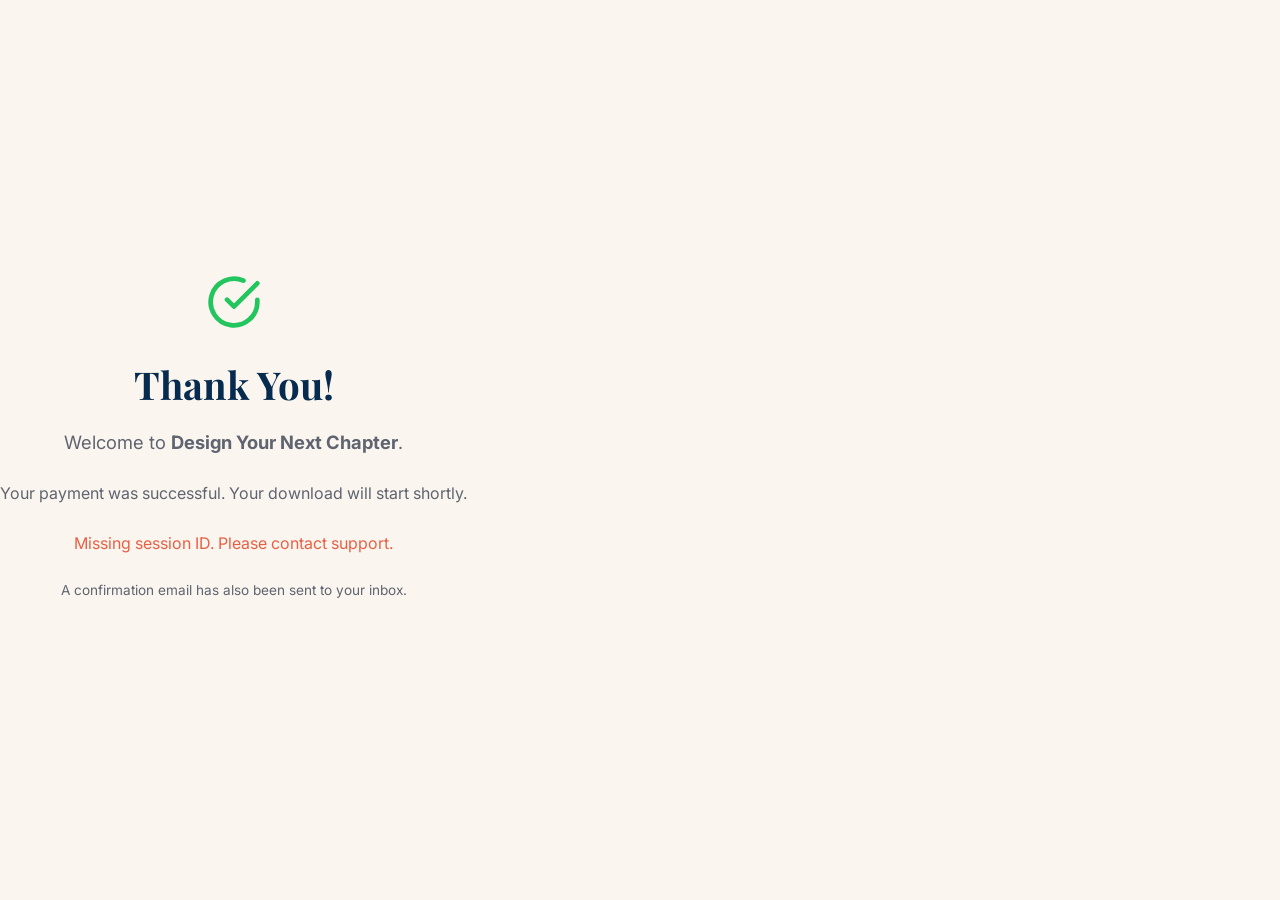
<file: success.html>
<!DOCTYPE html>
<html lang="en">
<head>
  <meta charset="UTF-8">
  <meta name="viewport" content="width=device-width, initial-scale=1.0">
  <title>Thank You — Design Your Next Chapter</title>
  <link rel="preconnect" href="https://fonts.googleapis.com">
  <link href="https://fonts.googleapis.com/css2?family=Playfair+Display:ital,wght@0,700;1,700&family=Inter:wght@400;500;600;700&display=swap" rel="stylesheet">
  <link rel="stylesheet" href="/styles.css">
  <link rel="icon" type="image/png" href="/assets/compass.png">
</head>
<body class="simple-page">
  <main>
    <div class="container result-card">
      <div class="result-icon success-icon">
        <svg width="56" height="56" viewBox="0 0 24 24" fill="none" stroke="#22c55e" stroke-width="2" stroke-linecap="round" stroke-linejoin="round"><path d="M22 11.08V12a10 10 0 1 1-5.93-9.14"/><polyline points="22 4 12 14.01 9 11.01"/></svg>
      </div>
      <h1>Thank You!</h1>
      <p class="result-subtitle">Welcome to <strong>Design Your Next Chapter</strong>.</p>
      <p>Your payment was successful. Your download will start shortly.</p>
      <div id="download-area" class="result-download">
        <a id="download-link" class="btn btn-primary btn-large" download>Download Your Workbook</a>
        <div id="bonus-section" style="margin-top:24px; padding-top:20px; border-top:1px solid #ddd;">
          <p style="font-size:0.9rem; color:#5F6470; margin-bottom:12px;">🎁 <strong>You also received the bonus 21-Day Guide</strong> — daily prompts, reflection questions, and a progress tracker to support your journey.</p>
          <a id="bonus-link" class="btn btn-secondary btn-large" download>Download Bonus 21-Day Guide</a>
        </div>
      </div>
      <p class="result-note">A confirmation email has also been sent to your inbox.</p>
    </div>
  </main>

  <script>
    const params = new URLSearchParams(window.location.search);
    const sessionId = params.get('session_id');

    async function verifyAndDownload() {
      if (!sessionId) {
        document.getElementById('download-area').innerHTML = '<p style="color:#E95F45;">Missing session ID. Please contact support.</p>';
        return;
      }

      try {
        const res = await fetch(`/verify-purchase?session_id=${sessionId}`);
        const data = await res.json();

        if (data.verified) {
          const link = document.getElementById('download-link');
          link.href = data.downloadUrl || '/Design-Your-Next-Chapter.pdf';
          if (data.bonusUrl) {
            document.getElementById('bonus-link').href = data.bonusUrl;
          } else {
            document.getElementById('bonus-section').style.display = 'none';
          }
        } else {
          document.getElementById('download-area').innerHTML = '<p style="color:#E95F45;">Payment could not be verified. Please contact support.</p>';
        }
      } catch (err) {
        document.getElementById('download-area').innerHTML = '<p style="color:#E95F45;">Verification failed. Please contact support.</p>';
      }
    }

    verifyAndDownload();
  </script>

  <!-- LinkedIn Insight Tag -->
  <script type="text/javascript">
    _linkedin_partner_id = "9629572";
    window._linkedin_data_partner_ids = window._linkedin_data_partner_ids || [];
    window._linkedin_data_partner_ids.push(_linkedin_partner_id);
  </script>
  <script type="text/javascript">
    (function(l) {
      if (!l){window.lintrk = function(a,b){window.lintrk.q.push([a,b])}; window.lintrk.q=[]}
      var s = document.getElementsByTagName("script")[0];
      var b = document.createElement("script");
      b.type = "text/javascript"; b.async = true;
      b.src = "https://snap.licdn.com/li.lms-analytics/insight.min.js";
      s.parentNode.insertBefore(b, s);
    })(window.lintrk);
  </script>
  <noscript>
    <img height="1" width="1" style="display:none;" alt="" src="https://px.ads.linkedin.com/collect/?pid=9629572&fmt=gif" />
  </noscript>

  <script>
    window.lintrk('track', { conversion_id: 27249588 });
  </script>
</body>
</html>
</file>
<file: styles.css>
/* ========== Reset & Base ========== */
*, *::before, *::after {
  box-sizing: border-box;
  margin: 0;
  padding: 0;
}

html {
  scroll-behavior: smooth;
}

body {
  font-family: 'Inter', -apple-system, BlinkMacSystemFont, sans-serif;
  background: #FAF6EF;
  color: #062B4F;
  line-height: 1.6;
  -webkit-font-smoothing: antialiased;
}

img {
  max-width: 100%;
  height: auto;
  display: block;
}

a {
  text-decoration: none;
  color: inherit;
}

/* ========== Container ========== */
.container {
  max-width: 1180px;
  margin: 0 auto;
  padding: 0 24px;
}

/* ========== Section ========== */
.section {
  padding: 80px 0;
}

/* ========== Header ========== */
.header {
  position: sticky;
  top: 0;
  background: #FAF6EF;
  border-bottom: 1px solid rgba(6, 43, 79, 0.08);
  z-index: 100;
}

.header-inner {
  display: flex;
  align-items: center;
  justify-content: space-between;
  height: 72px;
}

.logo {
  display: flex;
  align-items: center;
}

.logo-img {
  height: 36px;
  width: auto;
}

.nav {
  display: flex;
  align-items: center;
  gap: 28px;
}

.nav a {
  font-size: 0.85rem;
  font-weight: 500;
  color: #5F6470;
  transition: color 0.2s;
}

.nav a:hover {
  color: #062B4F;
}

.nav-cta {
  background: #E95F45;
  color: #fff !important;
  padding: 10px 22px;
  border-radius: 6px;
  font-weight: 600;
  transition: background 0.2s;
}

.nav-cta:hover {
  background: #d64d34 !important;
}

.mobile-toggle {
  display: none;
  flex-direction: column;
  gap: 5px;
  background: none;
  border: none;
  cursor: pointer;
  padding: 4px;
}

.mobile-toggle span {
  display: block;
  width: 24px;
  height: 2px;
  background: #062B4F;
  border-radius: 2px;
}

/* ========== Hero (Full-bleed backdrop) ========== */
.hero {
  position: relative;
  min-height: 100vh;
  display: flex;
  align-items: center;
  justify-content: center;
  overflow: hidden;
}

.hero .hero-bg-full {
  position: absolute;
  inset: 0;
}

.hero .hero-bg-full img {
  width: 100%;
  height: 100%;
  object-fit: cover;
}

.hero .hero-overlay {
  position: absolute;
  inset: 0;
  background: linear-gradient(135deg, rgba(6, 43, 79, 0.82) 0%, rgba(6, 43, 79, 0.3) 60%, rgba(0,0,0,0.1) 100%);
}

.hero .hero-content-center {
  position: relative;
  z-index: 2;
  text-align: center;
  max-width: 700px;
  padding: 0 24px;
}

.hero .label-pill {
  display: inline-block;
  font-size: 0.75rem;
  font-weight: 600;
  letter-spacing: 0.12em;
  color: #fff;
  border: 1px solid rgba(255,255,255,0.3);
  padding: 7px 16px;
  border-radius: 100px;
  margin-bottom: 28px;
}

.hero h1 {
  font-family: 'Playfair Display', Georgia, serif;
  font-weight: 700;
  font-size: 4.2rem;
  line-height: 1.1;
  letter-spacing: 0.02em;
  color: #fff;
  margin-bottom: 20px;
}

.hero h1 sup {
  font-size: 1.2rem;
  font-weight: 400;
  top: -1em;
}

.hero-sub {
  font-size: 1.2rem;
  font-weight: 600;
  color: rgba(255,255,255,0.9);
  margin-bottom: 12px;
}

.hero-desc {
  font-size: 1rem;
  color: rgba(255,255,255,0.65);
  max-width: 520px;
  margin: 0 auto 28px;
}

.hero .hero-buttons {
  display: flex;
  gap: 14px;
  justify-content: center;
  flex-wrap: wrap;
}

.hero .btn-outline-light {
  background: transparent;
  color: #fff;
  border: 2px solid rgba(255,255,255,0.6);
  padding: 16px 32px;
  font-size: 1rem;
  border-radius: 8px;
  font-family: 'Inter', sans-serif;
  font-weight: 600;
  cursor: pointer;
  transition: all 0.25s;
  text-decoration: none;
  display: inline-flex;
  align-items: center;
  justify-content: center;
}

.hero .btn-outline-light:hover {
  border-color: #fff;
  background: rgba(255,255,255,0.1);
  transform: translateY(-2px);
}

.hero .hero-meta {
  display: flex;
  flex-wrap: wrap;
  gap: 20px;
  margin-top: 28px;
  padding-top: 20px;
  border-top: 1px solid rgba(255,255,255,0.15);
  justify-content: center;
}

.hero .hero-meta span {
  display: flex;
  align-items: center;
  gap: 6px;
  font-size: 0.82rem;
  font-weight: 500;
  color: rgba(255,255,255,0.7);
}

.hero .hero-meta svg {
  flex-shrink: 0;
  stroke: rgba(255,255,255,0.7);
}

/* ========== Audit Promo (Where Are You Today?) ========== */
.audit-promo-grid {
  display: grid;
  grid-template-columns: 1fr 1fr;
  gap: 48px;
  align-items: center;
}

.audit-promo-text h2 {
  text-align: left;
}

.audit-promo-text p {
  font-size: 1.05rem;
  color: #5F6470;
  line-height: 1.6;
  margin-bottom: 24px;
}

.audit-promo-img img {
  max-width: 100%;
  height: auto;
  border-radius: 16px;
  box-shadow: 0 8px 32px rgba(6,43,79,0.08);
}

/* ========== Audience ========== */
.audience {
  background: #FFF8F0;
}

.section-title {
  font-family: 'Playfair Display', Georgia, serif;
  font-size: 2.4rem;
  font-weight: 700;
  text-align: center;
  color: #062B4F;
  margin-bottom: 52px;
  letter-spacing: 0.01em;
}

.section-title.left {
  text-align: left;
}

.audience-grid {
  display: grid;
  grid-template-columns: repeat(6, 1fr);
  gap: 16px;
}

.audience-card {
  text-align: center;
  padding: 28px 12px;
  border-radius: 12px;
  background: #FAF6EF;
  transition: all 0.25s;
}

.audience-card:hover {
  background: #fff;
  box-shadow: 0 6px 24px rgba(6, 43, 79, 0.06);
}

.audience-icon {
  width: 56px;
  height: 56px;
  border-radius: 50%;
  border: 1.5px solid rgba(233, 95, 69, 0.25);
  display: flex;
  align-items: center;
  justify-content: center;
  margin: 0 auto 14px;
}

.audience-card p {
  font-size: 0.85rem;
  font-weight: 500;
  color: #062B4F;
  line-height: 1.3;
}

/* ========== What's Inside ========== */
.inside {
  background: #FAF6EF;
}

.inside-grid {
  display: grid;
  grid-template-columns: 1fr 1fr;
  gap: 60px;
  align-items: center;
}

.inside-list {
  list-style: none;
  margin-top: 8px;
}

.inside-list li {
  display: flex;
  align-items: center;
  gap: 12px;
  font-size: 1rem;
  font-weight: 500;
  color: #062B4F;
  padding: 11px 0;
  border-bottom: 1px solid rgba(6, 43, 79, 0.06);
}

.inside-list li:last-child {
  border-bottom: none;
}

.inside-list svg {
  flex-shrink: 0;
}

.workbook-mockup {
  background: #FFF8F0;
  border-radius: 8px;
  padding: 20px;
  box-shadow: 0 8px 32px rgba(6, 43, 79, 0.08);
}

.workbook-preview {
  width: 100%;
  border-radius: 4px;
}

.inside-caption {
  text-align: center;
  font-size: 0.88rem;
  color: #5F6470;
  margin-top: 16px;
  font-style: italic;
}

/* ========== Pricing ========== */
.pricing {
  background: #FAF6EF;
}

.pricing-grid {
  display: grid;
  grid-template-columns: 1fr 1fr;
  gap: 28px;
  max-width: 960px;
  margin: 0 auto;
}

.pricing-card {
  background: #FFF8F0;
  border-radius: 16px;
  padding: 44px 36px;
  box-shadow: 0 8px 32px rgba(6, 43, 79, 0.06);
  display: flex;
  flex-direction: column;
}

.pricing-header {
  text-align: center;
  padding-bottom: 24px;
  border-bottom: 1px solid rgba(6, 43, 79, 0.06);
  margin-bottom: 20px;
}

.pricing-cover {
  width: 200px;
  border-radius: 6px;
  margin: 0 auto 24px;
  box-shadow: 0 8px 28px rgba(6, 43, 79, 0.15);
}

.pricing-header h3 {
  font-family: 'Playfair Display', Georgia, serif;
  font-size: 1.3rem;
  font-weight: 700;
  color: #062B4F;
  margin-bottom: 4px;
}

.pricing-sub {
  font-size: 0.85rem;
  color: #5F6470;
  margin-bottom: 12px;
}

.bonus-tag {
  font-size: 0.8rem;
  color: #C98A4A;
  font-weight: 600;
  margin-bottom: 10px;
  background: rgba(201, 138, 74, 0.1);
  display: inline-block;
  padding: 4px 12px;
  border-radius: 20px;
}

.bonus-include {
  color: #C98A4A !important;
  font-weight: 600;
}

.pricing-amount {
  font-family: 'Playfair Display', Georgia, serif;
  font-size: 2.8rem;
  font-weight: 700;
  color: #062B4F;
  line-height: 1;
}

.pricing-includes {
  list-style: none;
  margin-bottom: 20px;
}

.pricing-includes li {
  display: flex;
  align-items: center;
  gap: 10px;
  font-size: 0.88rem;
  color: #062B4F;
  padding: 6px 0;
}

.pricing-includes svg {
  flex-shrink: 0;
}

.pricing-trust {
  margin-bottom: 24px;
  padding-top: 16px;
  border-top: 1px solid rgba(6, 43, 79, 0.06);
}

.pt-item {
  display: flex;
  align-items: center;
  gap: 10px;
  padding: 7px 0;
}

.pt-item svg {
  flex-shrink: 0;
}

.pt-item div {
  display: flex;
  flex-direction: column;
}

.pt-item strong {
  font-size: 0.82rem;
  font-weight: 600;
  color: #062B4F;
}

.pt-item span {
  font-size: 0.75rem;
  color: #5F6470;
}

.pricing-card .btn {
  margin-top: auto;
}

.btn-outline {
  background: transparent;
  color: #062B4F;
  border: 2px solid #062B4F;
  padding: 16px 32px;
  font-size: 1rem;
  border-radius: 8px;
  font-family: 'Inter', sans-serif;
  font-weight: 600;
  cursor: pointer;
  transition: all 0.25s;
  text-decoration: none;
  display: inline-flex;
  align-items: center;
  justify-content: center;
  margin-top: auto;
}

.btn-outline:hover {
  background: #062B4F;
  color: #fff;
  transform: translateY(-2px);
}

.btn-navy {
  background: #062B4F;
  color: #fff;
  border: 2px solid #062B4F;
  font-family: 'Inter', sans-serif;
  font-weight: 600;
  font-size: 1rem;
  padding: 16px 32px;
  border-radius: 8px;
  cursor: pointer;
  transition: all 0.25s;
  text-decoration: none;
  display: inline-flex;
  align-items: center;
  justify-content: center;
}

.btn-navy:hover {
  background: #041d36;
  border-color: #041d36;
  transform: translateY(-2px);
}

.pricing-card .btn-navy {
  margin-top: auto;
}

.cta-buttons {
  display: flex;
  gap: 14px;
  justify-content: center;
  flex-wrap: wrap;
}

.digital-disclaimer {
  font-size: 0.72rem;
  color: #5F6470;
  line-height: 1.4;
  margin-top: 12px;
  text-align: center;
  padding: 0 8px;
}

.nav-cta-secondary {
  background: transparent !important;
  color: #062B4F !important;
  border: 2px solid #062B4F;
  padding: 8px 20px !important;
}

.nav-cta-secondary:hover {
  background: #062B4F !important;
  color: #fff !important;
}

/* ========== Social Proof ========== */
.social-proof {
  background: #fff;
}

.social-grid {
  display: grid;
  grid-template-columns: repeat(3, 1fr);
  gap: 20px;
  max-width: 1100px;
  margin: 0 auto;
}

.social-col {
  min-width: 0;
  width: 100%;
  display: flex;
  flex-direction: column;
  min-height: 670px;
}

.social-col iframe {
  width: 100% !important;
  height: 100% !important;
  flex: 1;
  border-radius: 12px;
}

.social-col blockquote {
  min-width: 0 !important;
  max-width: 100% !important;
  width: 100% !important;
  flex: 1;
}

@media (max-width: 768px) {
  .social-grid {
    grid-template-columns: 1fr;
  }

  .social-col iframe {
    max-width: 100%;
  }
}

/* ========== Video ========== */
.video {
  background: #fff;
}

.video-wrapper {
  position: relative;
  width: 100%;
  max-width: 1100px;
  margin: 0 auto;
  padding-top: 56.25%;
  border-radius: 12px;
  overflow: hidden;
  box-shadow: 0 10px 30px rgba(6, 43, 79, 0.1);
}

.video-wrapper iframe {
  position: absolute;
  top: 0;
  left: 0;
  width: 100%;
  height: 100%;
  border: 0;
}

/* ========== CTA Banner ========== */
.cta-banner {
  background: #062B4F;
  padding: 80px 0;
}

.cta-banner-inner {
  display: flex;
  align-items: center;
  justify-content: center;
  gap: 40px;
}

.cta-banner-content {
  text-align: center;
  max-width: 620px;
}

.cta-banner-content blockquote {
  font-family: 'Playfair Display', Georgia, serif;
  font-size: 1.8rem;
  font-weight: 700;
  font-style: italic;
  color: #fff;
  line-height: 1.3;
  margin-bottom: 32px;
}

.cta-deco-left,
.cta-deco-right {
  flex-shrink: 0;
  opacity: 0.5;
}

/* ========== Buttons ========== */
.btn {
  display: inline-flex;
  align-items: center;
  justify-content: center;
  font-family: 'Inter', sans-serif;
  font-weight: 600;
  font-size: 1rem;
  border: none;
  border-radius: 8px;
  cursor: pointer;
  transition: all 0.25s;
  text-decoration: none;
  padding: 16px 32px;
}

.btn-primary {
  background: #E95F45;
  color: #fff;
}

.btn-primary:hover {
  background: #d64d34;
  transform: translateY(-2px);
  box-shadow: 0 8px 24px rgba(233, 95, 69, 0.3);
}

.btn-secondary {
  background: transparent;
  color: #062B4F;
  border: 2px solid #062B4F;
  padding: 14px 32px;
  font-size: 0.95rem;
}

.btn-secondary:hover {
  background: #062B4F;
  color: #fff;
  transform: translateY(-2px);
}

.btn-large {
  padding: 20px 44px;
  font-size: 1.1rem;
}

/* ========== Events Hero ========== */
.events-hero {
  background: #062B4F;
  text-align: center;
  color: #fff;
}

.events-hero .label-pill {
  background: rgba(233, 95, 69, 0.2);
  color: #E95F45;
}

.events-hero h2 {
  font-family: 'Playfair Display', Georgia, serif;
  font-size: 2.6rem;
  font-weight: 700;
  margin: 20px 0 16px;
  line-height: 1.2;
}

.events-hero-desc {
  font-size: 1.1rem;
  color: rgba(255, 255, 255, 0.85);
  max-width: 620px;
  margin: 0 auto 28px;
  line-height: 1.6;
}

/* ========== Events List ========== */
.events-list {
  background: #FAF6EF;
}

.events-grid {
  display: grid;
  grid-template-columns: repeat(4, minmax(0, 1fr));
  gap: 20px;
  max-width: 1100px;
  margin: 0 auto;
}

.event-card {
  background: #FFF8F0;
  border-radius: 16px;
  padding: 32px 24px;
  box-shadow: 0 8px 32px rgba(6, 43, 79, 0.06);
  min-width: 0;
}

.event-card h3 {
  font-family: 'Playfair Display', Georgia, serif;
  font-size: 1.2rem;
  color: #062B4F;
  margin: 0 0 4px;
}

.event-card h4 {
  font-size: 0.9rem;
  color: #E95F45;
  font-weight: 600;
  margin: 0 0 12px;
}

.event-card p {
  font-size: 0.85rem;
  color: #5F6470;
  line-height: 1.5;
  margin: 0 0 12px;
}

.event-tag {
  font-size: 0.8rem !important;
  color: #C98A4A !important;
  font-weight: 600;
}

@media (max-width: 800px) {
  .events-grid {
    grid-template-columns: 1fr 1fr;
  }
}

@media (max-width: 540px) {
  .events-grid {
    grid-template-columns: 1fr;
  }

  .events-hero h2 {
    font-size: 1.8rem;
  }
}

/* ========== Contact ========== */
.contact {
  background: #FFF8F0;
  text-align: center;
}

.contact-desc {
  color: #5F6470;
  margin-bottom: 16px;
}

.contact-email {
  display: inline-block;
  font-size: 1.2rem;
  color: #062B4F;
  text-decoration: none;
  border-bottom: 2px solid #E95F45;
  padding-bottom: 4px;
  font-weight: 600;
  transition: opacity 0.2s;
}

.contact-email:hover {
  opacity: 0.7;
}

/* ========== Footer ========== */
.footer {
  background: #FAF6EF;
  border-top: 1px solid rgba(6, 43, 79, 0.06);
  padding: 48px 0;
}

.footer-inner {
  display: grid;
  grid-template-columns: 1fr auto 1fr;
  gap: 32px;
  align-items: center;
}

.footer-logo {
  display: flex;
  align-items: center;
  margin-bottom: 6px;
}

.footer-logo-img {
  height: 32px;
  width: auto;
}

.footer-tagline {
  font-size: 0.85rem;
  color: #5F6470;
}

.footer-links {
  display: flex;
  gap: 24px;
  flex-wrap: wrap;
  justify-content: center;
}

.footer-links a {
  font-size: 0.85rem;
  font-weight: 500;
  color: #5F6470;
  transition: color 0.2s;
}

.footer-links a:hover {
  color: #062B4F;
}

.footer-social {
  display: flex;
  gap: 14px;
  justify-content: flex-end;
}

.footer-social a {
  transition: opacity 0.2s;
}

.footer-social a:hover {
  opacity: 0.7;
}

/* ========== Result Pages (success / cancelled) ========== */
.simple-page {
  background: #FAF6EF;
  min-height: 100vh;
  display: flex;
  align-items: center;
}

.result-card {
  text-align: center;
  max-width: 520px;
  margin: 0 auto;
  padding: 48px 0;
}

.result-card h1 {
  font-family: 'Playfair Display', Georgia, serif;
  font-size: 2.4rem;
  font-weight: 700;
  color: #062B4F;
  margin: 24px 0 12px;
}

.result-subtitle {
  font-size: 1.15rem;
  color: #062B4F;
  margin-bottom: 8px;
}

.result-card p {
  color: #5F6470;
  margin-bottom: 24px;
}

.result-download {
  margin: 8px 0;
}

.result-note {
  font-size: 0.85rem;
  color: #5F6470;
  margin-top: 24px;
}

.result-icon svg {
  display: block;
  margin: 0 auto;
}

/* ========== Loading Overlay ========== */
.loading-overlay {
  position: fixed;
  inset: 0;
  background: rgba(250, 246, 239, 0.92);
  display: flex;
  flex-direction: column;
  align-items: center;
  justify-content: center;
  z-index: 1000;
  gap: 16px;
}

.loading-overlay p {
  font-size: 1rem;
  color: #5F6470;
}

.spinner {
  width: 38px;
  height: 38px;
  border: 3px solid rgba(6, 43, 79, 0.1);
  border-top-color: #E95F45;
  border-radius: 50%;
  animation: spin 0.8s linear infinite;
}

@keyframes spin {
  to { transform: rotate(360deg); }
}

.hidden {
  display: none;
}

/* ========== Responsive ========== */
@media (max-width: 1024px) {
  .audience-grid {
    grid-template-columns: repeat(3, 1fr);
  }

  .pricing-grid {
    grid-template-columns: 1fr 1fr;
  }

  .footer-inner {
    grid-template-columns: 1fr;
    text-align: center;
  }

  .footer-social {
    justify-content: center;
  }
}

@media (max-width: 768px) {
  .audit-promo-grid {
    grid-template-columns: 1fr;
    gap: 24px;
  }

  .audit-promo-img {
    order: -1;
  }

  .audit-promo-text h2 {
    text-align: center;
  }

  .audit-promo-text p {
    text-align: center;
  }

  .section {
    padding: 48px 0;
  }

  .hero {
    min-height: 90vh;
    padding: 40px 0;
  }

  .hero h1 {
    font-size: 2.4rem;
  }

  .hero .hero-buttons {
    flex-direction: column;
    align-items: center;
  }

  .hero .btn-navy {
    width: 100%;
    max-width: 400px;
  }

  .cta-buttons {
    flex-direction: column;
    align-items: center;
  }

  .cta-buttons .btn {
    width: 100%;
    max-width: 400px;
  }

  .nav {
    display: none;
    position: fixed;
    top: 72px;
    left: 0;
    right: 0;
    background: #FAF6EF;
    flex-direction: column;
    padding: 24px;
    gap: 16px;
    border-bottom: 1px solid rgba(6, 43, 79, 0.08);
  }

  .nav.open {
    display: flex;
  }

  .mobile-toggle {
    display: flex;
  }

  .section-title {
    font-size: 1.7rem;
    margin-bottom: 36px;
  }

  .section-title.left {
    text-align: center;
  }

  .audience-grid {
    grid-template-columns: repeat(2, 1fr);
  }

  .inside-grid {
    grid-template-columns: 1fr;
    gap: 32px;
  }

  .pricing-grid {
    grid-template-columns: 1fr;
    max-width: 420px;
  }

  .btn {
    width: 100%;
  }

  .cta-banner {
    padding: 60px 0;
  }

  .cta-banner-inner {
    flex-direction: column;
    gap: 24px;
  }

  .cta-banner-content blockquote {
    font-size: 1.3rem;
  }

  .cta-deco-left,
  .cta-deco-right {
    display: none;
  }
}

@media (max-width: 480px) {
  .audience-grid {
    grid-template-columns: 1fr;
  }

  .hero h1 {
    font-size: 2rem;
  }
}
</file>
<file: audit-styles.css>
/* ========================================
   The Next Chapter Life Audit — Styles
   Follows the existing design system
   ======================================== */

/* --- Page Layout --- */
.audit-page {
  background: #FAF6EF;
  min-height: 100vh;
}

.audit-page .header {
  background: #FAF6EF;
}

.audit-container {
  max-width: 720px;
  margin: 0 auto;
  padding: 0 24px;
}

.audit-section {
  padding: 60px 0 100px;
}

/* --- Landing Screen --- */
.audit-landing {
  text-align: center;
  padding-top: 40px;
}

.audit-landing .label-pill {
  background: rgba(233, 95, 69, 0.12);
  color: #E95F45;
  display: inline-block;
  padding: 6px 16px;
  border-radius: 20px;
  font-size: 0.75rem;
  font-weight: 600;
  letter-spacing: 0.06em;
  text-transform: uppercase;
  margin-bottom: 24px;
}

.audit-landing h1 {
  font-family: 'Playfair Display', Georgia, serif;
  font-size: 3rem;
  font-weight: 700;
  color: #062B4F;
  line-height: 1.15;
  margin: 0 0 16px;
}

.audit-landing .audit-subtitle {
  font-size: 1.15rem;
  color: #5F6470;
  line-height: 1.6;
  max-width: 540px;
  margin: 0 auto 12px;
}

.audit-landing .audit-meta {
  font-size: 0.85rem;
  color: #5F6470;
  margin-bottom: 32px;
}

.audit-landing .audit-privacy-note {
  font-size: 0.78rem;
  color: #5F6470;
  max-width: 460px;
  margin: 20px auto 0;
  line-height: 1.5;
  opacity: 0.8;
}

.audit-landing .audit-image {
  max-width: 320px;
  margin: 0 auto 32px;
}

.audit-landing .audit-image img {
  width: 100%;
  height: auto;
  border-radius: 12px;
}

/* --- Progress Indicator --- */
.audit-progress {
  display: flex;
  align-items: center;
  gap: 12px;
  margin-bottom: 40px;
}

.audit-progress-bar {
  flex: 1;
  height: 4px;
  background: rgba(6, 43, 79, 0.1);
  border-radius: 4px;
  overflow: hidden;
}

.audit-progress-fill {
  height: 100%;
  background: #E95F45;
  border-radius: 4px;
  transition: width 0.5s ease;
  width: 0%;
}

.audit-progress-text {
  font-size: 0.8rem;
  color: #5F6470;
  font-weight: 500;
  white-space: nowrap;
  min-width: 60px;
  text-align: right;
}

/* --- Question Card --- */
.audit-question-card {
  background: #FFF8F0;
  border-radius: 16px;
  padding: 40px 36px;
  box-shadow: 0 8px 32px rgba(6, 43, 79, 0.06);
  animation: auditFadeIn 0.4s ease;
}

@keyframes auditFadeIn {
  from { opacity: 0; transform: translateY(12px); }
  to { opacity: 1; transform: translateY(0); }
}

.audit-question-category {
  font-size: 0.75rem;
  font-weight: 600;
  text-transform: uppercase;
  letter-spacing: 0.08em;
  color: #C98A4A;
  margin-bottom: 8px;
}

.audit-question-number {
  font-size: 0.8rem;
  color: #5F6470;
  margin-bottom: 16px;
}

.audit-question-text {
  font-family: 'Playfair Display', Georgia, serif;
  font-size: 1.35rem;
  font-weight: 700;
  color: #062B4F;
  line-height: 1.4;
  margin-bottom: 32px;
}

/* --- Rating Control --- */
.audit-rating {
  margin-bottom: 32px;
}

.audit-rating-labels {
  display: flex;
  justify-content: space-between;
  font-size: 0.75rem;
  color: #5F6470;
  margin-bottom: 12px;
}

.audit-rating-grid {
  display: flex;
  gap: 6px;
  justify-content: center;
}

.audit-rating-btn {
  width: 44px;
  height: 44px;
  border-radius: 50%;
  border: 2px solid rgba(6, 43, 79, 0.15);
  background: #fff;
  color: #062B4F;
  font-family: 'Inter', sans-serif;
  font-size: 0.9rem;
  font-weight: 600;
  cursor: pointer;
  transition: all 0.2s;
  display: flex;
  align-items: center;
  justify-content: center;
}

.audit-rating-btn:hover {
  border-color: #E95F45;
  background: rgba(233, 95, 69, 0.06);
}

.audit-rating-btn:focus-visible {
  outline: 3px solid #E95F45;
  outline-offset: 2px;
}

.audit-rating-btn.selected {
  background: #E95F45;
  border-color: #E95F45;
  color: #fff;
  box-shadow: 0 4px 12px rgba(233, 95, 69, 0.3);
}

.audit-rating-btn.selected:hover {
  background: #d64d34;
  border-color: #d64d34;
}

/* --- Navigation Buttons --- */
.audit-nav {
  display: flex;
  justify-content: space-between;
  gap: 16px;
  margin-top: 24px;
}

.audit-nav .btn {
  min-width: 140px;
}

.audit-nav .btn:disabled {
  opacity: 0.4;
  cursor: not-allowed;
  transform: none !important;
  box-shadow: none !important;
}

/* --- Personalisation --- */
.audit-personalisation {
  animation: auditFadeIn 0.4s ease;
}

.audit-personalisation h2 {
  font-family: 'Playfair Display', Georgia, serif;
  font-size: 1.5rem;
  color: #062B4F;
  margin-bottom: 8px;
}

.audit-personalisation .audit-question-sub {
  font-size: 0.9rem;
  color: #5F6470;
  margin-bottom: 24px;
}

.audit-option-grid {
  display: grid;
  grid-template-columns: 1fr 1fr;
  gap: 10px;
  margin-bottom: 24px;
}

.audit-option-btn {
  padding: 14px 18px;
  border: 2px solid rgba(6, 43, 79, 0.12);
  border-radius: 10px;
  background: #fff;
  font-family: 'Inter', sans-serif;
  font-size: 0.88rem;
  color: #062B4F;
  cursor: pointer;
  transition: all 0.2s;
  text-align: center;
  line-height: 1.3;
}

.audit-option-btn:hover {
  border-color: #E95F45;
  background: rgba(233, 95, 69, 0.04);
}

.audit-option-btn:focus-visible {
  outline: 3px solid #E95F45;
  outline-offset: 2px;
}

.audit-option-btn.selected {
  border-color: #E95F45;
  background: rgba(233, 95, 69, 0.08);
  color: #E95F45;
}

.audit-option-btn.radio-selected {
  border-color: #062B4F;
  background: rgba(6, 43, 79, 0.06);
  color: #062B4F;
  font-weight: 600;
}

.audit-other-field {
  margin-top: -12px;
  margin-bottom: 24px;
}

.audit-other-field input {
  width: 100%;
  padding: 12px 16px;
  border: 2px solid rgba(6, 43, 79, 0.12);
  border-radius: 8px;
  font-family: 'Inter', sans-serif;
  font-size: 0.9rem;
  color: #062B4F;
  background: #fff;
  transition: border-color 0.2s;
  box-sizing: border-box;
}

.audit-other-field input:focus {
  outline: none;
  border-color: #E95F45;
}

/* --- Email Capture --- */
.audit-email-section {
  text-align: center;
  animation: auditFadeIn 0.4s ease;
}

.audit-email-section h2 {
  font-family: 'Playfair Display', Georgia, serif;
  font-size: 1.5rem;
  color: #062B4F;
  margin-bottom: 8px;
}

.audit-email-section .audit-question-sub {
  font-size: 0.9rem;
  color: #5F6470;
  margin-bottom: 24px;
}

.audit-email-field {
  margin-bottom: 16px;
}

.audit-email-field input {
  width: 100%;
  max-width: 400px;
  padding: 14px 18px;
  border: 2px solid rgba(6, 43, 79, 0.12);
  border-radius: 8px;
  font-family: 'Inter', sans-serif;
  font-size: 0.95rem;
  color: #062B4F;
  background: #fff;
  transition: border-color 0.2s;
  box-sizing: border-box;
}

.audit-email-field input:focus {
  outline: none;
  border-color: #E95F45;
}

.audit-skip-link {
  display: inline-block;
  font-size: 0.85rem;
  color: #5F6470;
  text-decoration: underline;
  cursor: pointer;
  margin-top: 12px;
}

.audit-skip-link:hover {
  color: #062B4F;
}

/* --- Loading State --- */
.audit-loading {
  text-align: center;
  padding: 80px 0;
}

.audit-spinner {
  width: 48px;
  height: 48px;
  border: 4px solid rgba(6, 43, 79, 0.1);
  border-top-color: #E95F45;
  border-radius: 50%;
  animation: auditSpin 0.8s linear infinite;
  margin: 0 auto 20px;
}

@keyframes auditSpin {
  to { transform: rotate(360deg); }
}

.audit-loading p {
  color: #5F6470;
  font-size: 0.95rem;
}

/* --- Results Screen --- */
.audit-results {
  animation: auditFadeIn 0.6s ease;
}

.audit-results-header {
  text-align: center;
  margin-bottom: 40px;
}

.audit-results-header .label-pill {
  background: rgba(233, 95, 69, 0.12);
  color: #E95F45;
  display: inline-block;
  padding: 6px 16px;
  border-radius: 20px;
  font-size: 0.75rem;
  font-weight: 600;
  letter-spacing: 0.06em;
  text-transform: uppercase;
  margin-bottom: 16px;
}

.audit-results-header {
  text-align: center;
  margin-bottom: 24px;
}

.audit-results-header .audit-chapter-badge {
  display: inline-block;
  padding: 8px 24px;
  border-radius: 24px;
  background: rgba(201, 138, 74, 0.12);
  color: #C98A4A;
  font-weight: 600;
  font-size: 0.95rem;
  margin-bottom: 8px;
}



.audit-wheel-container {
  background: #FFF8F0;
  border-radius: 16px;
  padding: 32px;
  box-shadow: 0 8px 32px rgba(6, 43, 79, 0.06);
  margin-bottom: 32px;
  position: relative;
  text-align: center;
}

.audit-wheel-wrapper {
  max-width: 600px;
  margin: 0 auto;
}

/* --- Life Audit SVG Wheel --- */
.life-audit-svg {
  width: 100%;
  height: auto;
  display: block;
  shape-rendering: geometricPrecision;
  -webkit-font-smoothing: antialiased;
  -moz-osx-font-smoothing: grayscale;
}

.life-audit-badge {
  cursor: pointer;
  transition: transform 0.25s ease;
}
.life-audit-badge:hover,
.life-audit-badge:focus {
  transform: scale(1.1);
}

.life-audit-marker {
  cursor: pointer;
  transition: opacity 0.25s ease;
}

.life-audit-label {
  pointer-events: none;
  font-kerning: normal;
}

.life-audit-priority-ring {
  pointer-events: none;
}

.life-audit-glow {
  animation: pulseGlow 2.5s ease-in-out infinite;
}
@keyframes pulseGlow {
  0%, 100% { opacity: 0.3; }
  50% { opacity: 0.55; }
}

/* --- Tooltip --- */
.life-audit-tooltip {
  display: flex;
  align-items: center;
  gap: 10px;
  background: rgba(250,246,239,0.92);
  backdrop-filter: blur(8px);
  -webkit-backdrop-filter: blur(8px);
  border: 1px solid rgba(6,43,79,0.12);
  border-radius: 20px;
  padding: 5px 14px 5px 8px;
  box-shadow: 0 4px 20px rgba(6,43,79,0.08);
  z-index: 1000;
  font-family: Inter, sans-serif;
  pointer-events: none;
  animation: tipFadeIn 0.15s ease;
  white-space: nowrap;
}
@keyframes tipFadeIn {
  from { opacity: 0; transform: translateY(3px) scale(0.95); }
  to { opacity: 1; transform: translateY(0) scale(1); }
}
.life-audit-tip-dot {
  width: 7px;
  height: 7px;
  border-radius: 50%;
  flex-shrink: 0;
  box-shadow: 0 0 0 2px rgba(255,255,255,0.5);
}
.life-audit-tip-label {
  font-size: 0.75rem;
  font-weight: 600;
  color: #062B4F;
  letter-spacing: 0.05em;
  text-transform: uppercase;
}
.life-audit-tip-score {
  font-size: 0.7rem;
  font-weight: 600;
  color: #E95F45;
  background: rgba(233,95,69,0.1);
  padding: 2px 9px;
  border-radius: 10px;
  line-height: 1.4;
}

/* --- Results Details --- */
.audit-results-details {
  display: grid;
  grid-template-columns: 1fr 1fr;
  gap: 20px;
  margin-bottom: 32px;
}

.audit-detail-card {
  background: #FFF8F0;
  border-radius: 12px;
  padding: 24px;
  box-shadow: 0 4px 16px rgba(6, 43, 79, 0.06);
}

.audit-detail-card h4 {
  font-size: 0.75rem;
  text-transform: uppercase;
  letter-spacing: 0.06em;
  color: #C98A4A;
  margin: 0 0 6px;
}

.audit-detail-card .audit-detail-value {
  font-family: 'Playfair Display', Georgia, serif;
  font-size: 1.1rem;
  font-weight: 700;
  color: #062B4F;
}

.audit-detail-card .audit-detail-score {
  font-size: 0.85rem;
  color: #5F6470;
  margin-top: 4px;
}

/* --- Pattern Interpretation --- */
.audit-pattern {
  background: #FFF8F0;
  border-radius: 16px;
  padding: 32px;
  box-shadow: 0 8px 32px rgba(6, 43, 79, 0.06);
  margin-bottom: 32px;
}

.audit-pattern h3 {
  font-family: 'Playfair Display', Georgia, serif;
  font-size: 1.15rem;
  color: #062B4F;
  margin-bottom: 12px;
}

.audit-pattern p {
  font-size: 0.92rem;
  color: #5F6470;
  line-height: 1.6;
}

/* --- Category Scores --- */
.audit-category-scores {
  margin-bottom: 32px;
}

.audit-category-scores h3 {
  font-family: 'Playfair Display', Georgia, serif;
  font-size: 1.15rem;
  color: #062B4F;
  margin-bottom: 20px;
}

.audit-category-bar {
  margin-bottom: 14px;
}

.audit-category-bar-header {
  display: flex;
  justify-content: space-between;
  font-size: 0.85rem;
  color: #062B4F;
  margin-bottom: 4px;
}

.audit-category-bar-header .audit-cat-score {
  font-weight: 600;
}

.audit-category-bar-track {
  height: 8px;
  background: rgba(6, 43, 79, 0.08);
  border-radius: 8px;
  overflow: hidden;
}

.audit-category-bar-fill {
  height: 100%;
  border-radius: 8px;
  transition: width 1s ease;
  background: #C98A4A;
}

.audit-category-bar-fill.high {
  background: #062B4F;
}

.audit-category-bar-fill.moderate {
  background: #C98A4A;
}

.audit-category-bar-fill.low {
  background: #E95F45;
}

.audit-category-interp {
  font-size: 0.82rem;
  color: #5F6470;
  line-height: 1.5;
  margin-top: 6px;
  padding-left: 4px;
}

.audit-priority-tag {
  display: inline-block;
  font-size: 0.7rem;
  padding: 2px 8px;
  border-radius: 10px;
  background: rgba(233, 95, 69, 0.1);
  color: #E95F45;
  font-weight: 600;
  text-transform: uppercase;
  letter-spacing: 0.04em;
  margin-left: 8px;
}

/* --- Workbook Recommendation --- */
.audit-workbook-cta {
  background: #062B4F;
  border-radius: 16px;
  padding: 40px 36px;
  text-align: center;
  color: #fff;
  margin-bottom: 32px;
}

.audit-workbook-cta h3 {
  font-family: 'Playfair Display', Georgia, serif;
  font-size: 1.4rem;
  margin: 0 0 8px;
}

.audit-workbook-cta p {
  font-size: 0.9rem;
  color: rgba(255, 255, 255, 0.85);
  line-height: 1.6;
  max-width: 500px;
  margin: 0 auto 24px;
}

.audit-workbook-cta .btn {
  background: #E95F45;
  color: #fff;
}

.audit-workbook-cta .btn:hover {
  background: #d64d34;
  transform: translateY(-2px);
  box-shadow: 0 8px 24px rgba(233, 95, 69, 0.3);
}

/* --- Share Section --- */
.audit-share {
  text-align: center;
  margin-bottom: 32px;
  margin-top: 32px;
}

/* --- Retake --- */
.audit-retake {
  text-align: center;
  margin-bottom: 32px;
}

.audit-retake .btn {
  min-width: 200px;
}

/* --- Responsive --- */
@media (max-width: 768px) {
  .audit-section {
    padding: 40px 0 80px;
  }

  .audit-landing h1 {
    font-size: 2rem;
  }

  .audit-question-card {
    padding: 28px 20px;
  }

  .audit-question-text {
    font-size: 1.15rem;
  }

  .audit-rating-grid {
    gap: 4px;
  }

  .audit-rating-btn {
    width: 36px;
    height: 36px;
    font-size: 0.8rem;
  }

  .audit-nav .btn {
    min-width: 100px;
    padding: 14px 20px;
    font-size: 0.9rem;
  }

  .audit-option-grid {
    grid-template-columns: 1fr;
  }

  .audit-results-details {
    grid-template-columns: 1fr;
  }

  .audit-wheel-container {
    padding: 20px;
  }


  .audit-workbook-cta {
    padding: 28px 20px;
  }

  .audit-email-field input {
    max-width: 100%;
  }

}

@media (max-width: 480px) {
  .audit-rating-btn {
    width: 32px;
    height: 32px;
    font-size: 0.75rem;
  }

  .audit-rating-grid {
    gap: 3px;
  }
}

/* --- Reduced Motion --- */
@media (prefers-reduced-motion: reduce) {
  .audit-question-card,
  .audit-personalisation,
  .audit-email-section,
  .audit-results,
  .audit-progress-fill,
  .audit-category-bar-fill {
    animation: none !important;
    transition: none !important;
  }
}

/* --- Focus States --- */
:focus-visible {
  outline: 3px solid #E95F45;
  outline-offset: 2px;
}

/* --- Error State --- */
.audit-error {
  color: #E95F45;
  font-size: 0.82rem;
  margin-top: 8px;
}
</file>
